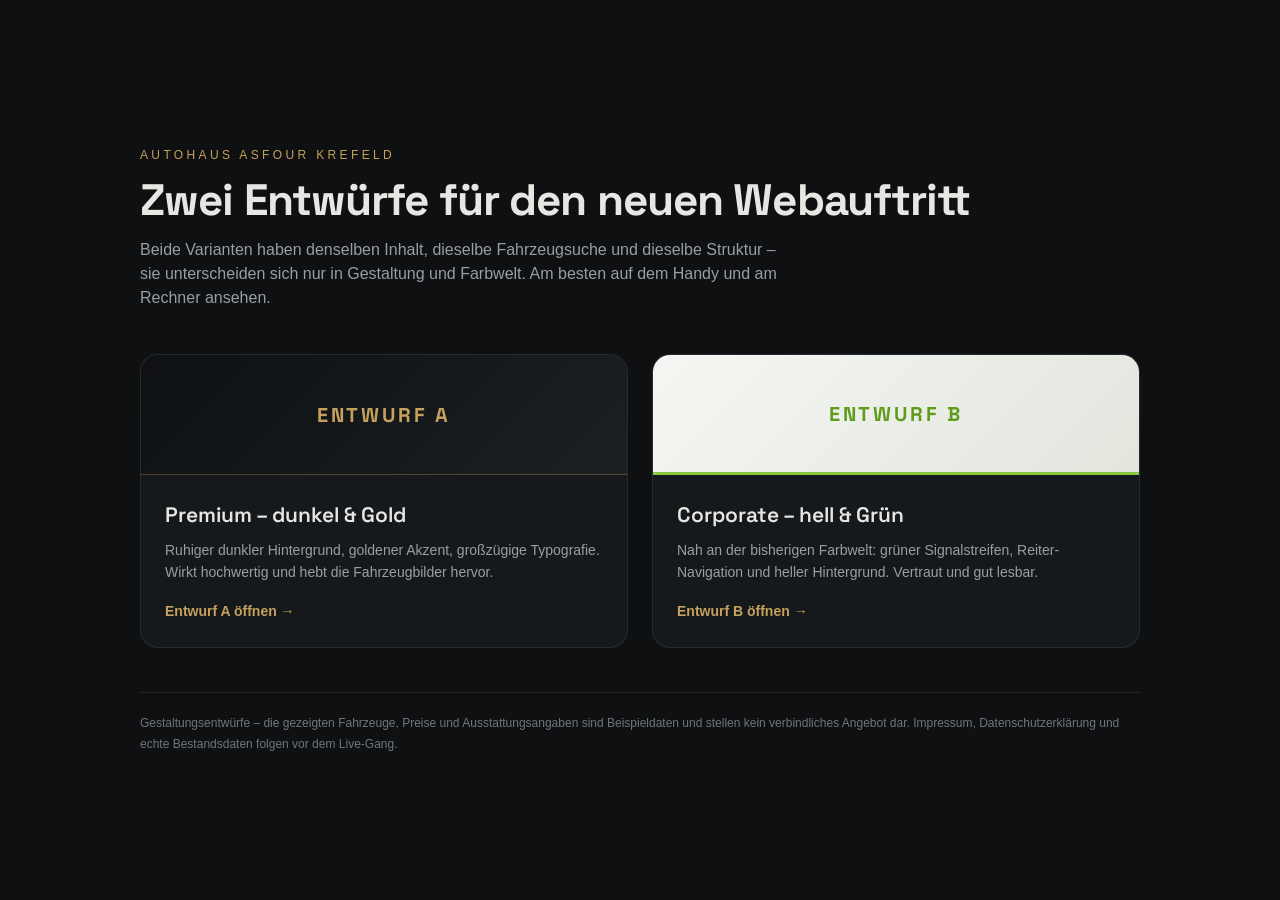
<file: index.html>
<!DOCTYPE html>
<html lang="de">
<head>
<meta charset="utf-8">
<meta name="viewport" content="width=device-width, initial-scale=1">
<title>Autohaus Asfour Krefeld – Website-Entwürfe</title>
<meta name="robots" content="noindex, nofollow">
<link rel="preconnect" href="https://fonts.googleapis.com">
<link rel="preconnect" href="https://fonts.gstatic.com" crossorigin>
<link href="https://fonts.googleapis.com/css2?family=Space+Grotesk:wght@400;500;600;700&display=swap" rel="stylesheet">
<style>
  *{box-sizing:border-box;margin:0;padding:0}
  body{font-family:'Helvetica Neue',Helvetica,Arial,sans-serif;background:#0e1012;color:#e8e6e2;
       -webkit-font-smoothing:antialiased;line-height:1.5;min-height:100vh;
       display:flex;align-items:center;justify-content:center;padding:clamp(24px,6vw,64px)}
  .wrap{max-width:1000px;width:100%}
  h1{font-family:'Space Grotesk',sans-serif;font-size:clamp(28px,5vw,44px);font-weight:700;
     letter-spacing:-.02em;line-height:1.1;margin-bottom:14px;text-wrap:balance}
  .eyebrow{font-size:12px;letter-spacing:.28em;text-transform:uppercase;color:#c6a15b;margin-bottom:12px}
  .intro{color:#9a9ea3;max-width:640px;margin-bottom:44px;text-wrap:pretty}
  .grid{display:grid;grid-template-columns:repeat(auto-fit,minmax(280px,1fr));gap:24px}
  .card{display:block;background:#16191c;border:1px solid rgba(255,255,255,.08);border-radius:18px;
        overflow:hidden;color:inherit;text-decoration:none;transition:transform .25s ease,border-color .25s ease}
  .card:hover{transform:translateY(-6px);border-color:rgba(198,161,91,.5)}
  .swatch{height:120px;display:flex;align-items:center;justify-content:center;
          font-family:'Space Grotesk',sans-serif;font-weight:700;letter-spacing:.14em;font-size:20px}
  .swatch--a{background:linear-gradient(135deg,#0e1012,#1c2024);color:#c6a15b;border-bottom:1px solid rgba(198,161,91,.35)}
  .swatch--b{background:linear-gradient(135deg,#f5f6f3,#e2e6dd);color:#5f9c1c;border-bottom:3px solid #8cc63f}
  .card div.body{padding:24px}
  .card h2{font-family:'Space Grotesk',sans-serif;font-size:21px;font-weight:600;margin-bottom:8px}
  .card p{font-size:14px;color:#9a9ea3;line-height:1.6;text-wrap:pretty}
  .card span{display:inline-block;margin-top:18px;color:#c6a15b;font-size:14px;font-weight:600}
  footer{margin-top:44px;font-size:12px;color:#71757a;line-height:1.7;
         border-top:1px solid rgba(255,255,255,.08);padding-top:20px}
  @media (prefers-reduced-motion:reduce){*{transition:none!important}}
</style>
</head>
<body>
<div class="wrap">
  <p class="eyebrow">Autohaus Asfour Krefeld</p>
  <h1>Zwei Entwürfe für den neuen Webauftritt</h1>
  <p class="intro">Beide Varianten haben denselben Inhalt, dieselbe Fahrzeugsuche und dieselbe Struktur – sie unterscheiden sich nur in Gestaltung und Farbwelt. Am besten auf dem Handy und am Rechner ansehen.</p>

  <div class="grid">
    <a class="card" href="premium.html">
      <div class="swatch swatch--a">ENTWURF A</div>
      <div class="body">
        <h2>Premium – dunkel &amp; Gold</h2>
        <p>Ruhiger dunkler Hintergrund, goldener Akzent, großzügige Typografie. Wirkt hochwertig und hebt die Fahrzeugbilder hervor.</p>
        <span>Entwurf A öffnen →</span>
      </div>
    </a>
    <a class="card" href="corporate.html">
      <div class="swatch swatch--b">ENTWURF B</div>
      <div class="body">
        <h2>Corporate – hell &amp; Grün</h2>
        <p>Nah an der bisherigen Farbwelt: grüner Signalstreifen, Reiter-Navigation und heller Hintergrund. Vertraut und gut lesbar.</p>
        <span>Entwurf B öffnen →</span>
      </div>
    </a>
  </div>

  <footer>
    Gestaltungsentwürfe – die gezeigten Fahrzeuge, Preise und Ausstattungsangaben sind Beispieldaten und stellen kein
    verbindliches Angebot dar. Impressum, Datenschutzerklärung und echte Bestandsdaten folgen vor dem Live-Gang.
  </footer>
</div>
</body>
</html>
</file>
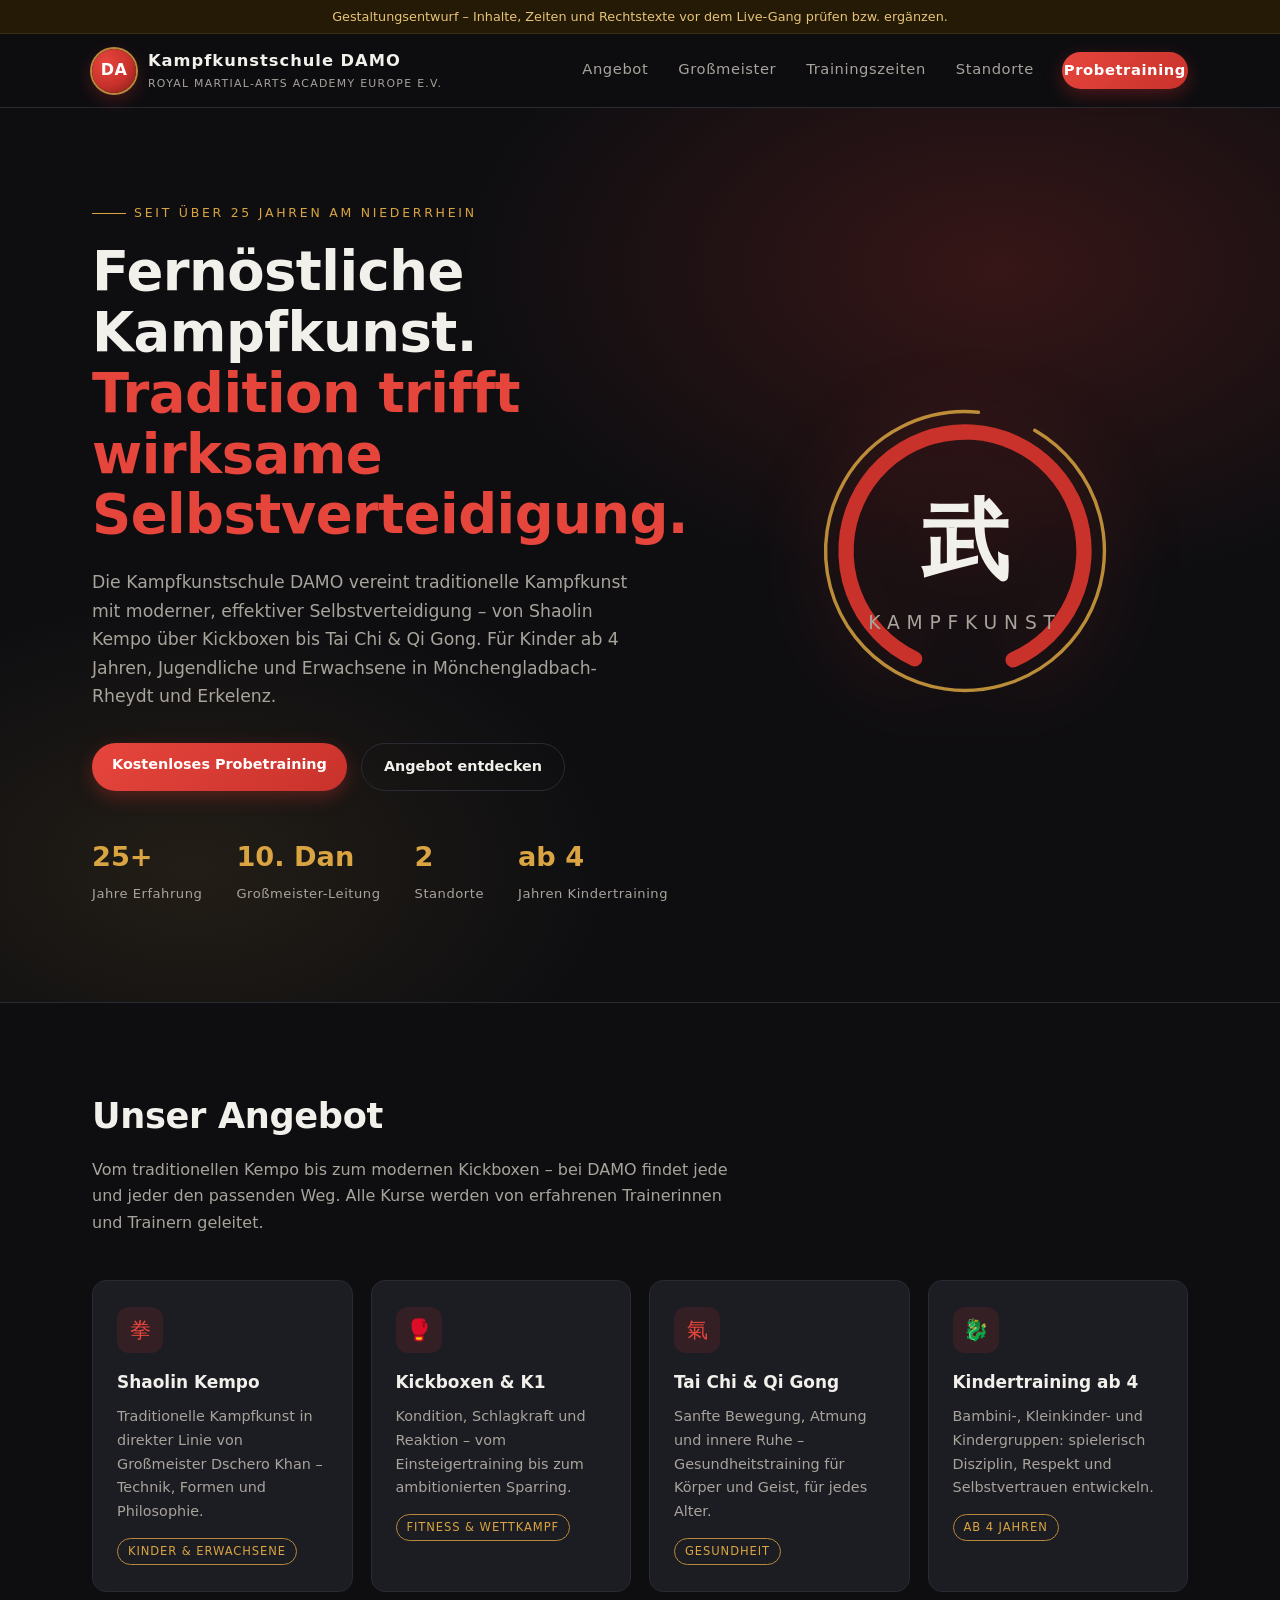
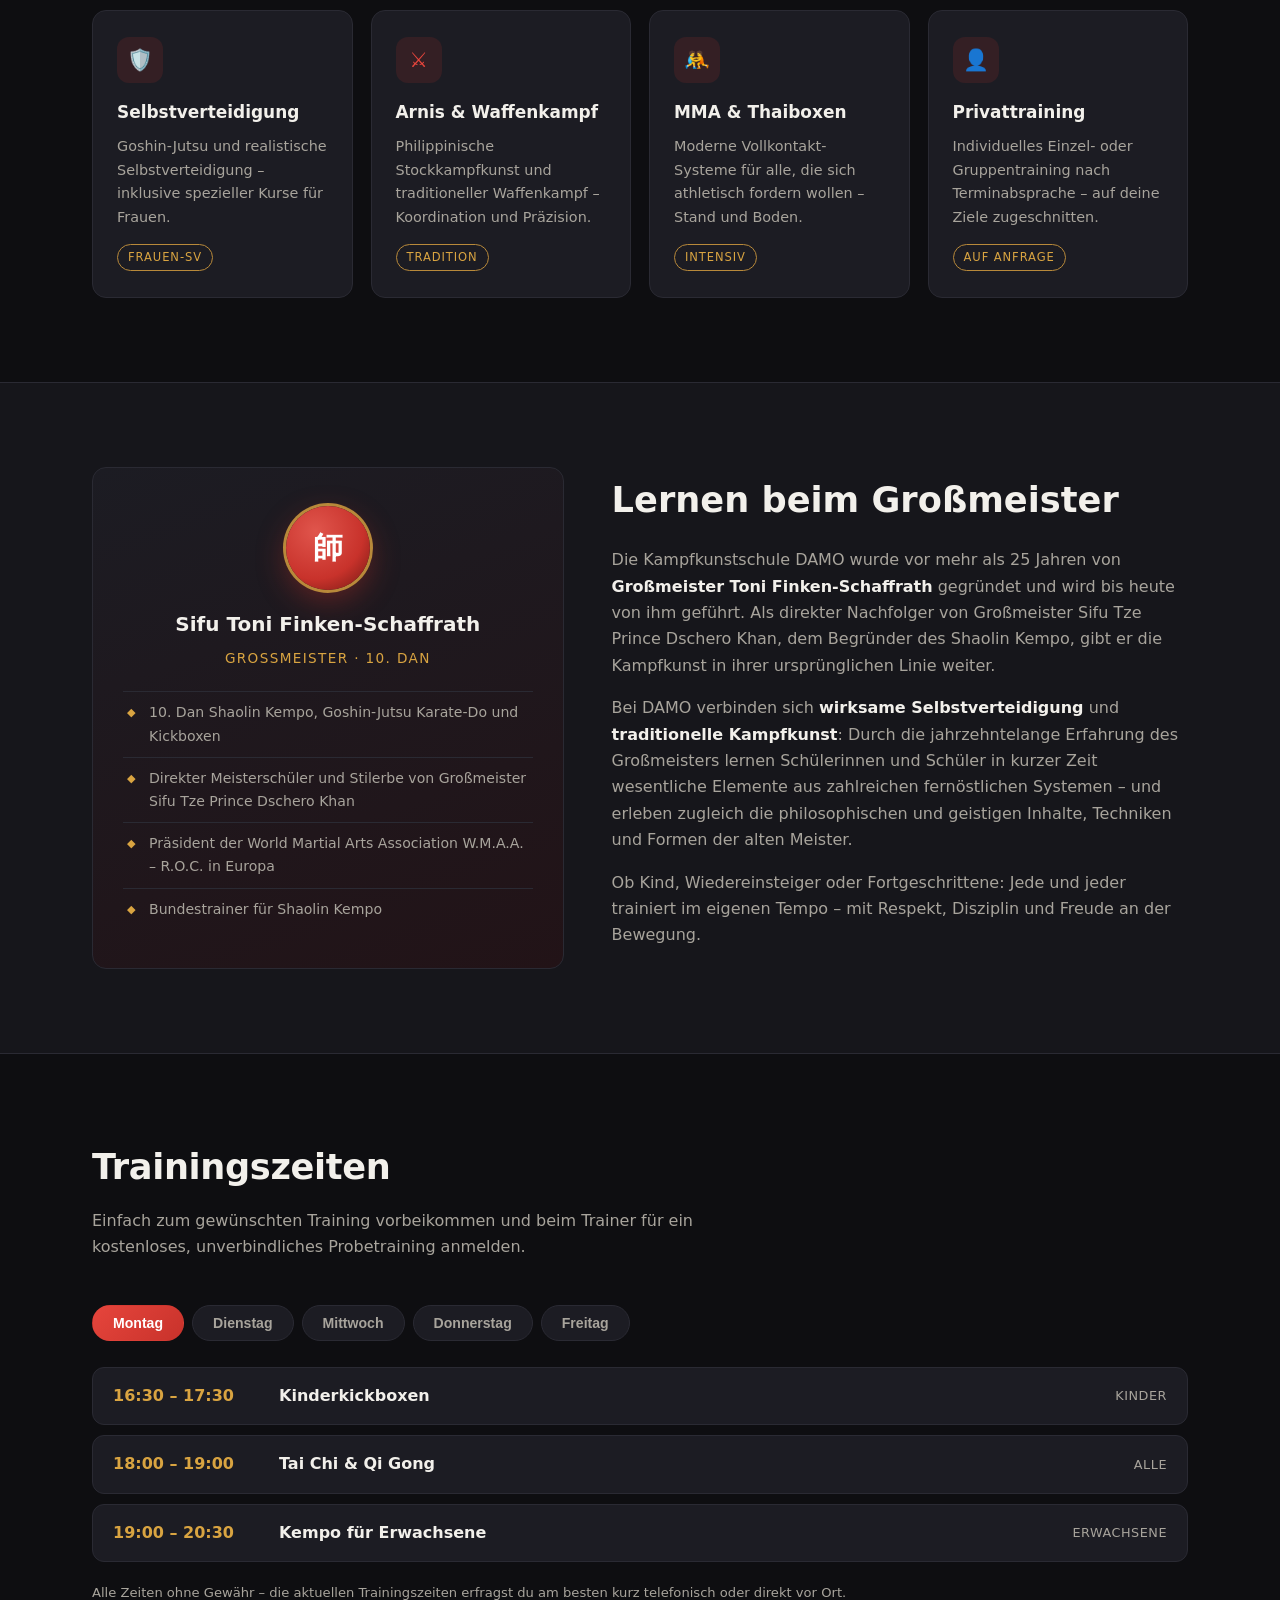
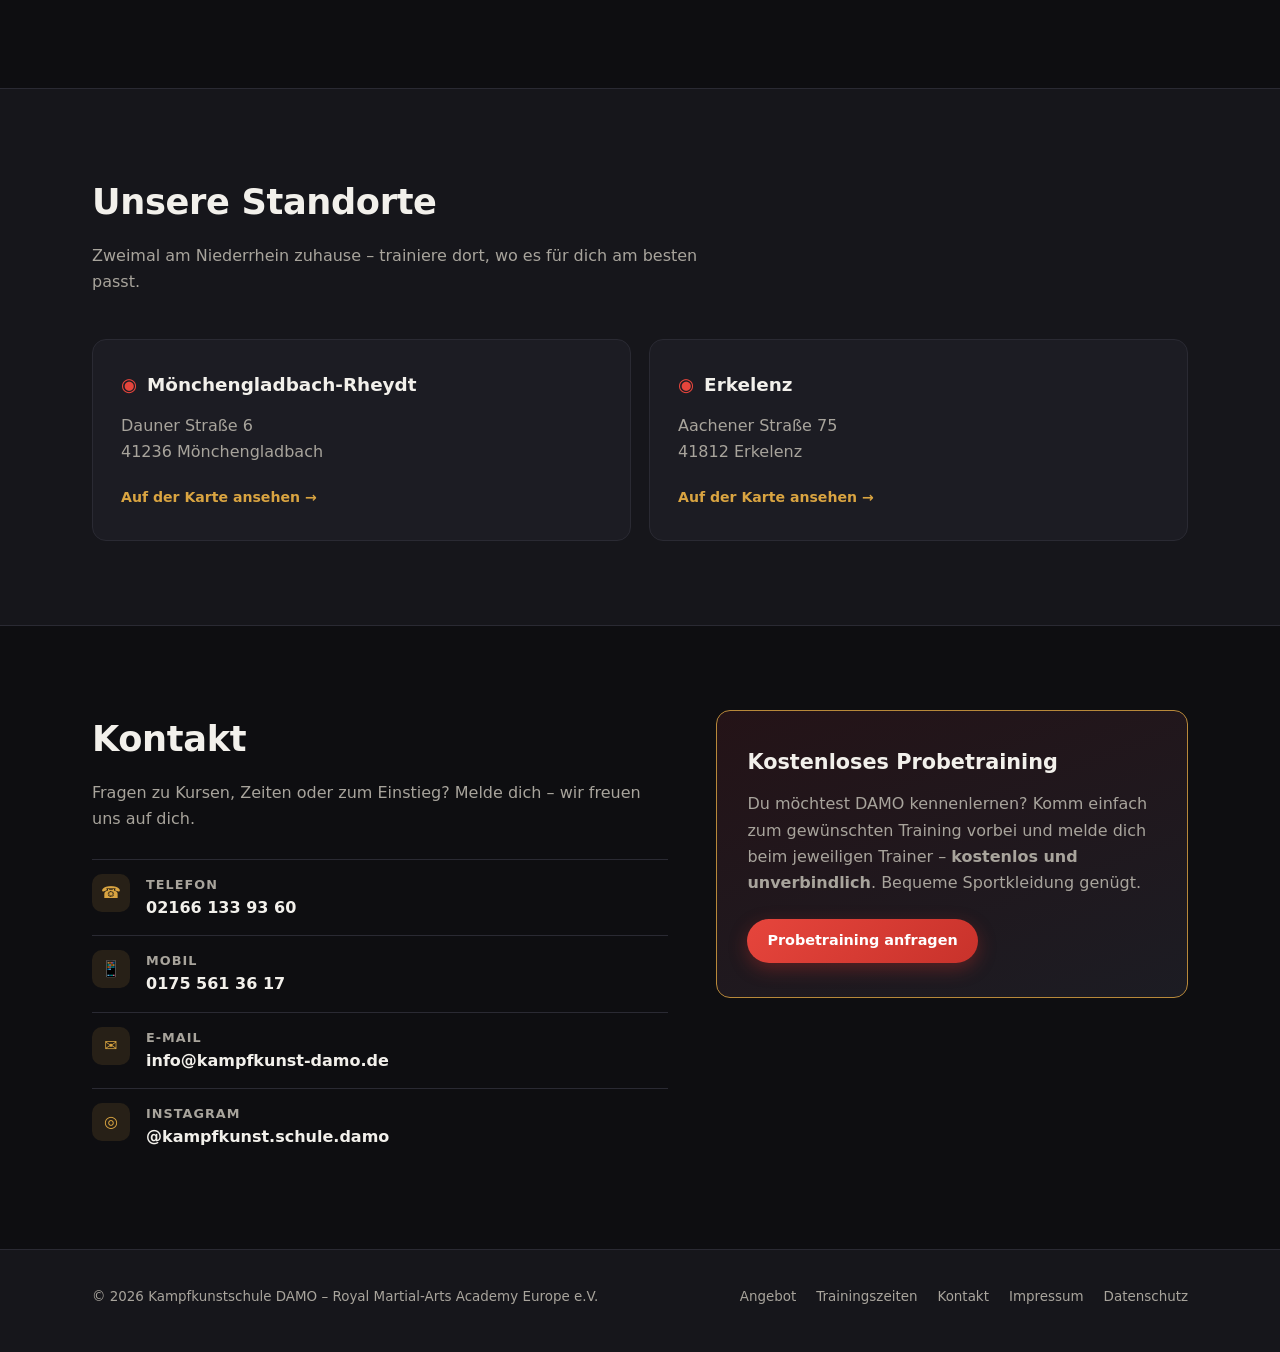
<file: kampfkunst-damo/index.html>
<!DOCTYPE html>
<html lang="de">
<head>
<meta charset="UTF-8">
<meta name="viewport" content="width=device-width, initial-scale=1.0">
<meta name="robots" content="noindex">
<meta name="description" content="Kampfkunstschule DAMO – Royal Martial-Arts Academy Europe e.V. Shaolin Kempo, Kickboxen, Tai Chi & Qi Gong, Kindertraining ab 4 Jahren in Mönchengladbach-Rheydt und Erkelenz.">
<title>Kampfkunstschule DAMO – Shaolin Kempo, Kickboxen &amp; Tai Chi in Mönchengladbach und Erkelenz</title>
<style>
:root {
  --bg: #0e0e11;
  --bg-soft: #16161b;
  --bg-card: #1c1c23;
  --line: #2a2a33;
  --text: #f2f0eb;
  --text-dim: #a8a49c;
  --red: #c8322b;
  --red-bright: #e6453c;
  --gold: #d9a441;
  --gold-soft: #b8893a;
  --radius: 14px;
  --maxw: 1140px;
}
* { margin: 0; padding: 0; box-sizing: border-box; }
html { scroll-behavior: smooth; scroll-padding-top: 84px; }
body {
  font-family: "Segoe UI", system-ui, -apple-system, "Helvetica Neue", Arial, sans-serif;
  background: var(--bg);
  color: var(--text);
  line-height: 1.65;
  -webkit-font-smoothing: antialiased;
}
img { max-width: 100%; display: block; }
a { color: var(--gold); text-decoration: none; }
a:hover { color: var(--red-bright); }
.wrap { max-width: var(--maxw); margin: 0 auto; padding: 0 22px; }

/* ---------- Entwurfsbanner ---------- */
.draft-note {
  background: #241a06;
  color: #e5c477;
  font-size: .8rem;
  text-align: center;
  padding: 6px 16px;
  border-bottom: 1px solid #3a2c0d;
}

/* ---------- Header ---------- */
header {
  position: sticky;
  top: 0;
  z-index: 50;
  background: rgba(14,14,17,.92);
  backdrop-filter: blur(10px);
  border-bottom: 1px solid var(--line);
}
.nav {
  display: flex;
  align-items: center;
  justify-content: space-between;
  gap: 18px;
  padding: 14px 22px;
  max-width: var(--maxw);
  margin: 0 auto;
}
.brand { display: flex; align-items: center; gap: 12px; color: var(--text); }
.brand:hover { color: var(--text); }
.brand-mark {
  width: 44px; height: 44px; flex: none;
  border-radius: 50%;
  background: radial-gradient(circle at 32% 30%, var(--red-bright), var(--red) 55%, #7d1c17);
  display: grid; place-items: center;
  font-weight: 800; font-size: 1rem; letter-spacing: .02em;
  color: #fff;
  box-shadow: 0 0 0 2px var(--gold-soft), 0 6px 18px rgba(200,50,43,.35);
}
.brand-text b { display: block; font-size: 1.02rem; letter-spacing: .06em; }
.brand-text span { display: block; font-size: .68rem; color: var(--text-dim); letter-spacing: .12em; text-transform: uppercase; }
nav.menu { display: flex; gap: 26px; align-items: center; }
nav.menu a {
  color: var(--text-dim);
  font-size: .92rem;
  letter-spacing: .04em;
  padding: 6px 2px;
  border-bottom: 2px solid transparent;
}
nav.menu a:hover { color: var(--text); border-bottom-color: var(--gold); }
.cta {
  background: linear-gradient(135deg, var(--red-bright), var(--red));
  color: #fff !important;
  padding: 10px 20px;
  border-radius: 999px;
  font-weight: 600;
  font-size: .9rem;
  border-bottom: none !important;
  box-shadow: 0 6px 18px rgba(200,50,43,.35);
  transition: transform .15s ease, box-shadow .15s ease;
}
.cta:hover { transform: translateY(-1px); box-shadow: 0 9px 22px rgba(200,50,43,.5); }
.burger {
  display: none;
  background: none; border: 1px solid var(--line); border-radius: 10px;
  color: var(--text); font-size: 1.3rem; line-height: 1;
  padding: 8px 12px; cursor: pointer;
}

/* ---------- Hero ---------- */
.hero {
  position: relative;
  overflow: hidden;
  background:
    radial-gradient(ellipse 70% 60% at 78% 18%, rgba(200,50,43,.22), transparent 60%),
    radial-gradient(ellipse 55% 50% at 15% 85%, rgba(217,164,65,.10), transparent 60%),
    var(--bg);
  border-bottom: 1px solid var(--line);
}
.hero-inner {
  display: grid;
  grid-template-columns: 1.15fr .85fr;
  gap: 48px;
  align-items: center;
  padding: 88px 22px 96px;
  max-width: var(--maxw);
  margin: 0 auto;
}
.kicker {
  display: inline-flex;
  align-items: center;
  gap: 8px;
  font-size: .78rem;
  letter-spacing: .22em;
  text-transform: uppercase;
  color: var(--gold);
  margin-bottom: 18px;
}
.kicker::before { content: ""; width: 34px; height: 1px; background: var(--gold); }
.hero h1 {
  font-size: clamp(2.1rem, 4.6vw, 3.4rem);
  line-height: 1.12;
  font-weight: 800;
  letter-spacing: -.01em;
}
.hero h1 em { font-style: normal; color: var(--red-bright); }
.hero p.lead {
  margin: 22px 0 32px;
  color: var(--text-dim);
  font-size: 1.08rem;
  max-width: 34rem;
}
.hero-actions { display: flex; gap: 14px; flex-wrap: wrap; }
.btn-ghost {
  border: 1px solid var(--line);
  color: var(--text);
  padding: 11px 22px;
  border-radius: 999px;
  font-size: .9rem;
  font-weight: 600;
  transition: border-color .15s ease;
}
.btn-ghost:hover { border-color: var(--gold); color: var(--text); }
.hero-stats {
  display: flex;
  gap: 34px;
  margin-top: 44px;
  flex-wrap: wrap;
}
.stat b { display: block; font-size: 1.7rem; color: var(--gold); font-weight: 800; }
.stat span { font-size: .82rem; color: var(--text-dim); letter-spacing: .04em; }
.hero-visual { display: grid; place-items: center; }
.enso { width: min(340px, 80%); filter: drop-shadow(0 12px 40px rgba(200,50,43,.35)); }

/* ---------- Sektionen ---------- */
section { padding: 84px 0; }
section.alt { background: var(--bg-soft); border-top: 1px solid var(--line); border-bottom: 1px solid var(--line); }
.sec-head { max-width: 640px; margin-bottom: 44px; }
.sec-head h2 { font-size: clamp(1.6rem, 3vw, 2.2rem); font-weight: 800; letter-spacing: -.01em; }
.sec-head p { color: var(--text-dim); margin-top: 12px; }

/* ---------- Angebote ---------- */
.grid-cards {
  display: grid;
  grid-template-columns: repeat(auto-fit, minmax(250px, 1fr));
  gap: 18px;
}
.card {
  background: var(--bg-card);
  border: 1px solid var(--line);
  border-radius: var(--radius);
  padding: 26px 24px;
  transition: transform .18s ease, border-color .18s ease;
}
.card:hover { transform: translateY(-4px); border-color: var(--gold-soft); }
.card .icon {
  width: 46px; height: 46px;
  border-radius: 12px;
  display: grid; place-items: center;
  background: rgba(200,50,43,.14);
  color: var(--red-bright);
  font-size: 1.3rem;
  margin-bottom: 16px;
}
.card h3 { font-size: 1.06rem; margin-bottom: 8px; }
.card p { font-size: .9rem; color: var(--text-dim); }
.card .tag {
  display: inline-block;
  margin-top: 14px;
  font-size: .72rem;
  letter-spacing: .08em;
  text-transform: uppercase;
  color: var(--gold);
  border: 1px solid var(--gold-soft);
  border-radius: 999px;
  padding: 3px 10px;
}

/* ---------- Großmeister ---------- */
.master {
  display: grid;
  grid-template-columns: .9fr 1.1fr;
  gap: 48px;
  align-items: center;
}
.master-visual {
  background: linear-gradient(160deg, var(--bg-card), #221317);
  border: 1px solid var(--line);
  border-radius: var(--radius);
  padding: 38px 30px;
  text-align: center;
}
.master-visual .belt {
  width: 84px; height: 84px; margin: 0 auto 18px;
  border-radius: 50%;
  background: radial-gradient(circle at 35% 30%, #e0554c, var(--red) 60%, #6f1712);
  box-shadow: 0 0 0 3px var(--gold-soft), 0 10px 30px rgba(200,50,43,.4);
  display: grid; place-items: center;
  font-size: 1.9rem; font-weight: 800; color: #fff;
}
.master-visual h3 { font-size: 1.25rem; }
.master-visual .role { color: var(--gold); font-size: .85rem; letter-spacing: .1em; text-transform: uppercase; margin-top: 6px; }
.master-visual ul { list-style: none; margin-top: 22px; text-align: left; }
.master-visual li {
  font-size: .88rem; color: var(--text-dim);
  padding: 9px 0 9px 26px;
  border-top: 1px solid var(--line);
  position: relative;
}
.master-visual li::before { content: "◆"; position: absolute; left: 4px; color: var(--gold); font-size: .7rem; top: 12px; }
.master-copy h2 { font-size: clamp(1.6rem, 3vw, 2.2rem); font-weight: 800; margin-bottom: 18px; }
.master-copy p { color: var(--text-dim); margin-bottom: 16px; }
.master-copy strong { color: var(--text); }

/* ---------- Trainingszeiten ---------- */
.day-tabs { display: flex; gap: 8px; flex-wrap: wrap; margin-bottom: 26px; }
.day-tabs button {
  background: var(--bg-card);
  border: 1px solid var(--line);
  color: var(--text-dim);
  padding: 9px 20px;
  border-radius: 999px;
  font-size: .88rem;
  font-weight: 600;
  cursor: pointer;
  transition: all .15s ease;
}
.day-tabs button:hover { border-color: var(--gold-soft); color: var(--text); }
.day-tabs button.active {
  background: linear-gradient(135deg, var(--red-bright), var(--red));
  border-color: transparent;
  color: #fff;
}
.schedule { display: none; }
.schedule.active { display: block; }
.slot {
  display: grid;
  grid-template-columns: 150px 1fr auto;
  gap: 16px;
  align-items: center;
  background: var(--bg-card);
  border: 1px solid var(--line);
  border-radius: 12px;
  padding: 15px 20px;
  margin-bottom: 10px;
}
.slot .time { font-weight: 700; color: var(--gold); font-variant-numeric: tabular-nums; }
.slot .course { font-weight: 600; }
.slot .who { font-size: .8rem; color: var(--text-dim); letter-spacing: .04em; text-transform: uppercase; }
.schedule-note { font-size: .82rem; color: var(--text-dim); margin-top: 20px; }

/* ---------- Standorte ---------- */
.locations { display: grid; grid-template-columns: 1fr 1fr; gap: 18px; }
.loc {
  background: var(--bg-card);
  border: 1px solid var(--line);
  border-radius: var(--radius);
  padding: 30px 28px;
}
.loc h3 { font-size: 1.15rem; display: flex; align-items: center; gap: 10px; }
.loc h3 .pin { color: var(--red-bright); }
.loc address { font-style: normal; color: var(--text-dim); margin: 12px 0 18px; }
.loc .maplink { font-size: .88rem; font-weight: 600; }

/* ---------- Kontakt ---------- */
.contact-grid { display: grid; grid-template-columns: 1.1fr .9fr; gap: 48px; align-items: start; }
.contact-list { list-style: none; margin-top: 26px; }
.contact-list li {
  display: flex; gap: 16px; align-items: flex-start;
  padding: 14px 0;
  border-top: 1px solid var(--line);
}
.contact-list .ico {
  width: 38px; height: 38px; flex: none;
  border-radius: 10px;
  background: rgba(217,164,65,.12);
  color: var(--gold);
  display: grid; place-items: center;
}
.contact-list b { display: block; font-size: .8rem; letter-spacing: .08em; text-transform: uppercase; color: var(--text-dim); }
.contact-list a, .contact-list span.val { font-size: 1rem; color: var(--text); font-weight: 600; }
.contact-list a:hover { color: var(--gold); }
.probe {
  background: linear-gradient(160deg, #241317, var(--bg-card));
  border: 1px solid var(--gold-soft);
  border-radius: var(--radius);
  padding: 34px 30px;
}
.probe h3 { font-size: 1.3rem; margin-bottom: 12px; }
.probe p { color: var(--text-dim); margin-bottom: 22px; }
.probe .cta { display: inline-block; }

/* ---------- Footer ---------- */
footer {
  border-top: 1px solid var(--line);
  padding: 36px 0 44px;
  background: var(--bg-soft);
}
.foot {
  display: flex;
  justify-content: space-between;
  gap: 20px;
  flex-wrap: wrap;
  align-items: center;
  color: var(--text-dim);
  font-size: .84rem;
}
.foot nav { display: flex; gap: 20px; flex-wrap: wrap; }
.foot a { color: var(--text-dim); }
.foot a:hover { color: var(--gold); }

/* ---------- Responsive ---------- */
@media (max-width: 920px) {
  .hero-inner { grid-template-columns: 1fr; padding: 60px 22px 70px; }
  .hero-visual { order: -1; }
  .enso { width: 180px; }
  .master, .contact-grid { grid-template-columns: 1fr; gap: 32px; }
  .locations { grid-template-columns: 1fr; }
}
@media (max-width: 760px) {
  nav.menu {
    position: absolute;
    top: 100%; left: 0; right: 0;
    flex-direction: column;
    align-items: stretch;
    gap: 0;
    background: var(--bg-soft);
    border-bottom: 1px solid var(--line);
    display: none;
    padding: 10px 22px 18px;
  }
  nav.menu.open { display: flex; }
  nav.menu a { padding: 12px 4px; border-bottom: 1px solid var(--line); }
  nav.menu a.cta { margin-top: 14px; text-align: center; border-bottom: none !important; }
  .burger { display: block; }
  .slot { grid-template-columns: 1fr; gap: 4px; }
  section { padding: 60px 0; }
}
</style>
</head>
<body>

<div class="draft-note">Gestaltungsentwurf – Inhalte, Zeiten und Rechtstexte vor dem Live-Gang prüfen bzw. ergänzen.</div>

<header>
  <div class="nav">
    <a class="brand" href="#top">
      <span class="brand-mark">DA</span>
      <span class="brand-text">
        <b>Kampfkunstschule DAMO</b>
        <span>Royal Martial-Arts Academy Europe e.V.</span>
      </span>
    </a>
    <button class="burger" aria-label="Menü öffnen" aria-expanded="false" onclick="toggleMenu(this)">☰</button>
    <nav class="menu" id="menu">
      <a href="#angebot">Angebot</a>
      <a href="#grossmeister">Großmeister</a>
      <a href="#zeiten">Trainingszeiten</a>
      <a href="#standorte">Standorte</a>
      <a href="#kontakt" class="cta">Probetraining</a>
    </nav>
  </div>
</header>

<main id="top">

  <!-- Hero -->
  <div class="hero">
    <div class="hero-inner">
      <div>
        <span class="kicker">Seit über 25 Jahren am Niederrhein</span>
        <h1>Fernöstliche Kampfkunst.<br><em>Tradition trifft wirksame Selbstverteidigung.</em></h1>
        <p class="lead">
          Die Kampfkunstschule DAMO vereint traditionelle Kampfkunst mit moderner, effektiver
          Selbstverteidigung – von Shaolin Kempo über Kickboxen bis Tai Chi &amp; Qi Gong.
          Für Kinder ab 4 Jahren, Jugendliche und Erwachsene in Mönchengladbach-Rheydt und Erkelenz.
        </p>
        <div class="hero-actions">
          <a class="cta" href="#kontakt">Kostenloses Probetraining</a>
          <a class="btn-ghost" href="#angebot">Angebot entdecken</a>
        </div>
        <div class="hero-stats">
          <div class="stat"><b>25+</b><span>Jahre Erfahrung</span></div>
          <div class="stat"><b>10. Dan</b><span>Großmeister-Leitung</span></div>
          <div class="stat"><b>2</b><span>Standorte</span></div>
          <div class="stat"><b>ab 4</b><span>Jahren Kindertraining</span></div>
        </div>
      </div>
      <div class="hero-visual" aria-hidden="true">
        <!-- Ensō-Kreis mit Schriftzeichen-Anmutung -->
        <svg class="enso" viewBox="0 0 200 200" fill="none">
          <circle cx="100" cy="100" r="82" stroke="#d9a441" stroke-width="2" stroke-dasharray="480 60" stroke-linecap="round" transform="rotate(-60 100 100)" opacity=".85"/>
          <circle cx="100" cy="100" r="70" stroke="#c8322b" stroke-width="9" stroke-dasharray="380 70" stroke-linecap="round" transform="rotate(115 100 100)"/>
          <text x="100" y="112" text-anchor="middle" font-size="52" font-weight="800" fill="#f2f0eb" font-family="'Segoe UI',system-ui,sans-serif">武</text>
          <text x="100" y="146" text-anchor="middle" font-size="11" letter-spacing="4" fill="#a8a49c" font-family="'Segoe UI',system-ui,sans-serif">KAMPFKUNST</text>
        </svg>
      </div>
    </div>
  </div>

  <!-- Angebot -->
  <section id="angebot">
    <div class="wrap">
      <div class="sec-head">
        <h2>Unser Angebot</h2>
        <p>Vom traditionellen Kempo bis zum modernen Kickboxen – bei DAMO findet jede und jeder den passenden Weg. Alle Kurse werden von erfahrenen Trainerinnen und Trainern geleitet.</p>
      </div>
      <div class="grid-cards">
        <div class="card">
          <div class="icon">拳</div>
          <h3>Shaolin Kempo</h3>
          <p>Traditionelle Kampfkunst in direkter Linie von Großmeister Dschero Khan – Technik, Formen und Philosophie.</p>
          <span class="tag">Kinder &amp; Erwachsene</span>
        </div>
        <div class="card">
          <div class="icon">🥊</div>
          <h3>Kickboxen &amp; K1</h3>
          <p>Kondition, Schlagkraft und Reaktion – vom Einsteigertraining bis zum ambitionierten Sparring.</p>
          <span class="tag">Fitness &amp; Wettkampf</span>
        </div>
        <div class="card">
          <div class="icon">氣</div>
          <h3>Tai Chi &amp; Qi Gong</h3>
          <p>Sanfte Bewegung, Atmung und innere Ruhe – Gesundheitstraining für Körper und Geist, für jedes Alter.</p>
          <span class="tag">Gesundheit</span>
        </div>
        <div class="card">
          <div class="icon">🐉</div>
          <h3>Kindertraining ab 4</h3>
          <p>Bambini-, Kleinkinder- und Kindergruppen: spielerisch Disziplin, Respekt und Selbstvertrauen entwickeln.</p>
          <span class="tag">ab 4 Jahren</span>
        </div>
        <div class="card">
          <div class="icon">🛡️</div>
          <h3>Selbstverteidigung</h3>
          <p>Goshin-Jutsu und realistische Selbstverteidigung – inklusive spezieller Kurse für Frauen.</p>
          <span class="tag">Frauen-SV</span>
        </div>
        <div class="card">
          <div class="icon">⚔️</div>
          <h3>Arnis &amp; Waffenkampf</h3>
          <p>Philippinische Stockkampfkunst und traditioneller Waffenkampf – Koordination und Präzision.</p>
          <span class="tag">Tradition</span>
        </div>
        <div class="card">
          <div class="icon">🤼</div>
          <h3>MMA &amp; Thaiboxen</h3>
          <p>Moderne Vollkontakt-Systeme für alle, die sich athletisch fordern wollen – Stand und Boden.</p>
          <span class="tag">Intensiv</span>
        </div>
        <div class="card">
          <div class="icon">👤</div>
          <h3>Privattraining</h3>
          <p>Individuelles Einzel- oder Gruppentraining nach Terminabsprache – auf deine Ziele zugeschnitten.</p>
          <span class="tag">Auf Anfrage</span>
        </div>
      </div>
    </div>
  </section>

  <!-- Großmeister -->
  <section id="grossmeister" class="alt">
    <div class="wrap master">
      <div class="master-visual">
        <div class="belt">師</div>
        <h3>Sifu Toni Finken-Schaffrath</h3>
        <div class="role">Großmeister · 10. Dan</div>
        <ul>
          <li>10. Dan Shaolin Kempo, Goshin-Jutsu Karate-Do und Kickboxen</li>
          <li>Direkter Meisterschüler und Stilerbe von Großmeister Sifu Tze Prince Dschero Khan</li>
          <li>Präsident der World Martial Arts Association W.M.A.A. – R.O.C. in Europa</li>
          <li>Bundestrainer für Shaolin Kempo</li>
        </ul>
      </div>
      <div class="master-copy">
        <h2>Lernen beim Großmeister</h2>
        <p>
          Die Kampfkunstschule DAMO wurde vor mehr als 25 Jahren von <strong>Großmeister Toni
          Finken-Schaffrath</strong> gegründet und wird bis heute von ihm geführt. Als direkter
          Nachfolger von Großmeister Sifu Tze Prince Dschero Khan, dem Begründer des Shaolin Kempo,
          gibt er die Kampfkunst in ihrer ursprünglichen Linie weiter.
        </p>
        <p>
          Bei DAMO verbinden sich <strong>wirksame Selbstverteidigung</strong> und
          <strong>traditionelle Kampfkunst</strong>: Durch die jahrzehntelange Erfahrung des
          Großmeisters lernen Schülerinnen und Schüler in kurzer Zeit wesentliche Elemente aus
          zahlreichen fernöstlichen Systemen – und erleben zugleich die philosophischen und
          geistigen Inhalte, Techniken und Formen der alten Meister.
        </p>
        <p>
          Ob Kind, Wiedereinsteiger oder Fortgeschrittene: Jede und jeder trainiert im eigenen
          Tempo – mit Respekt, Disziplin und Freude an der Bewegung.
        </p>
      </div>
    </div>
  </section>

  <!-- Trainingszeiten -->
  <section id="zeiten">
    <div class="wrap">
      <div class="sec-head">
        <h2>Trainingszeiten</h2>
        <p>Einfach zum gewünschten Training vorbeikommen und beim Trainer für ein kostenloses, unverbindliches Probetraining anmelden.</p>
      </div>

      <div class="day-tabs" role="tablist">
        <button class="active" onclick="showDay(this,'mo')">Montag</button>
        <button onclick="showDay(this,'di')">Dienstag</button>
        <button onclick="showDay(this,'mi')">Mittwoch</button>
        <button onclick="showDay(this,'do')">Donnerstag</button>
        <button onclick="showDay(this,'fr')">Freitag</button>
      </div>

      <div class="schedule active" id="day-mo">
        <div class="slot"><span class="time">16:30 – 17:30</span><span class="course">Kinderkickboxen</span><span class="who">Kinder</span></div>
        <div class="slot"><span class="time">18:00 – 19:00</span><span class="course">Tai Chi &amp; Qi Gong</span><span class="who">Alle</span></div>
        <div class="slot"><span class="time">19:00 – 20:30</span><span class="course">Kempo für Erwachsene</span><span class="who">Erwachsene</span></div>
      </div>
      <div class="schedule" id="day-di">
        <div class="slot"><span class="time">16:30 – 17:30</span><span class="course">Kempo für Kleinkinder</span><span class="who">Kinder</span></div>
        <div class="slot"><span class="time">17:30 – 19:00</span><span class="course">Kindergruppe 1</span><span class="who">Kinder</span></div>
        <div class="slot"><span class="time">19:00 – 20:30</span><span class="course">Kickboxen für Erwachsene</span><span class="who">Erwachsene</span></div>
        <div class="slot"><span class="time">19:00 – 20:30</span><span class="course">Chan Shaolin Si</span><span class="who">Erwachsene</span></div>
        <div class="slot"><span class="time">ab 20:45</span><span class="course">MMA</span><span class="who">Erwachsene</span></div>
      </div>
      <div class="schedule" id="day-mi">
        <div class="slot"><span class="time">16:30 – 17:30</span><span class="course">Bambinigruppe</span><span class="who">ab 4 Jahren</span></div>
        <div class="slot"><span class="time">17:30 – 19:00</span><span class="course">Kindergruppe 2</span><span class="who">Kinder</span></div>
        <div class="slot"><span class="time">19:00 – 20:30</span><span class="course">Kempo für Erwachsene</span><span class="who">Erwachsene</span></div>
      </div>
      <div class="schedule" id="day-do">
        <div class="slot"><span class="time">ab 09:00</span><span class="course">Tai Chi &amp; Qi Gong</span><span class="who">Alle</span></div>
        <div class="slot"><span class="time">16:30 – 17:30</span><span class="course">Kleinkindergruppe</span><span class="who">Kinder</span></div>
        <div class="slot"><span class="time">16:30 – 17:30</span><span class="course">Kinderkickboxen</span><span class="who">Kinder</span></div>
        <div class="slot"><span class="time">17:30 – 19:00</span><span class="course">Kindergruppe 1</span><span class="who">Kinder</span></div>
        <div class="slot"><span class="time">ab 19:00</span><span class="course">Tai Chi &amp; Qi Gong</span><span class="who">Alle</span></div>
        <div class="slot"><span class="time">ab 20:15</span><span class="course">MMA</span><span class="who">Erwachsene</span></div>
      </div>
      <div class="schedule" id="day-fr">
        <div class="slot"><span class="time">16:30 – 17:30</span><span class="course">Bambinigruppe</span><span class="who">ab 4 Jahren</span></div>
        <div class="slot"><span class="time">17:30 – 19:00</span><span class="course">Kindergruppe 2</span><span class="who">Kinder</span></div>
        <div class="slot"><span class="time">19:00 – 20:30</span><span class="course">Chan Shaolin Si</span><span class="who">Erwachsene</span></div>
        <div class="slot"><span class="time">19:00 – 20:30</span><span class="course">Kickboxen</span><span class="who">Erwachsene</span></div>
      </div>

      <p class="schedule-note">Alle Zeiten ohne Gewähr – die aktuellen Trainingszeiten erfragst du am besten kurz telefonisch oder direkt vor Ort.</p>
    </div>
  </section>

  <!-- Standorte -->
  <section id="standorte" class="alt">
    <div class="wrap">
      <div class="sec-head">
        <h2>Unsere Standorte</h2>
        <p>Zweimal am Niederrhein zuhause – trainiere dort, wo es für dich am besten passt.</p>
      </div>
      <div class="locations">
        <div class="loc">
          <h3><span class="pin">◉</span> Mönchengladbach-Rheydt</h3>
          <address>Dauner Straße 6<br>41236 Mönchengladbach</address>
          <a class="maplink" href="https://www.openstreetmap.org/search?query=Dauner%20Stra%C3%9Fe%206%2C%2041236%20M%C3%B6nchengladbach" target="_blank" rel="noopener">Auf der Karte ansehen →</a>
        </div>
        <div class="loc">
          <h3><span class="pin">◉</span> Erkelenz</h3>
          <address>Aachener Straße 75<br>41812 Erkelenz</address>
          <a class="maplink" href="https://www.openstreetmap.org/search?query=Aachener%20Stra%C3%9Fe%2075%2C%2041812%20Erkelenz" target="_blank" rel="noopener">Auf der Karte ansehen →</a>
        </div>
      </div>
    </div>
  </section>

  <!-- Kontakt -->
  <section id="kontakt">
    <div class="wrap contact-grid">
      <div>
        <div class="sec-head" style="margin-bottom:0">
          <h2>Kontakt</h2>
          <p>Fragen zu Kursen, Zeiten oder zum Einstieg? Melde dich – wir freuen uns auf dich.</p>
        </div>
        <ul class="contact-list">
          <li>
            <span class="ico">☎</span>
            <span><b>Telefon</b><a href="tel:+4921661339360">02166 133 93 60</a></span>
          </li>
          <li>
            <span class="ico">📱</span>
            <span><b>Mobil</b><a href="tel:+491755613617">0175 561 36 17</a></span>
          </li>
          <li>
            <span class="ico">✉</span>
            <span><b>E-Mail</b><a href="mailto:info@kampfkunst-damo.de">info@kampfkunst-damo.de</a></span>
          </li>
          <li>
            <span class="ico">◎</span>
            <span><b>Instagram</b><a href="https://www.instagram.com/kampfkunst.schule.damo/" target="_blank" rel="noopener">@kampfkunst.schule.damo</a></span>
          </li>
        </ul>
      </div>
      <div class="probe">
        <h3>Kostenloses Probetraining</h3>
        <p>
          Du möchtest DAMO kennenlernen? Komm einfach zum gewünschten Training vorbei und melde
          dich beim jeweiligen Trainer – <strong>kostenlos und unverbindlich</strong>. Bequeme
          Sportkleidung genügt.
        </p>
        <a class="cta" href="mailto:info@kampfkunst-damo.de?subject=Probetraining">Probetraining anfragen</a>
      </div>
    </div>
  </section>

</main>

<footer>
  <div class="wrap foot">
    <div>© <span id="year"></span> Kampfkunstschule DAMO – Royal Martial-Arts Academy Europe e.V.</div>
    <nav>
      <a href="#angebot">Angebot</a>
      <a href="#zeiten">Trainingszeiten</a>
      <a href="#kontakt">Kontakt</a>
      <a href="#" title="Vor dem Live-Gang ergänzen">Impressum</a>
      <a href="#" title="Vor dem Live-Gang ergänzen">Datenschutz</a>
    </nav>
  </div>
</footer>

<script>
function toggleMenu(btn) {
  const menu = document.getElementById('menu');
  const open = menu.classList.toggle('open');
  btn.setAttribute('aria-expanded', open);
}
document.querySelectorAll('#menu a').forEach(a =>
  a.addEventListener('click', () => document.getElementById('menu').classList.remove('open'))
);
function showDay(btn, day) {
  document.querySelectorAll('.day-tabs button').forEach(b => b.classList.remove('active'));
  document.querySelectorAll('.schedule').forEach(s => s.classList.remove('active'));
  btn.classList.add('active');
  document.getElementById('day-' + day).classList.add('active');
}
document.getElementById('year').textContent = new Date().getFullYear();
</script>

</body>
</html>
</file>
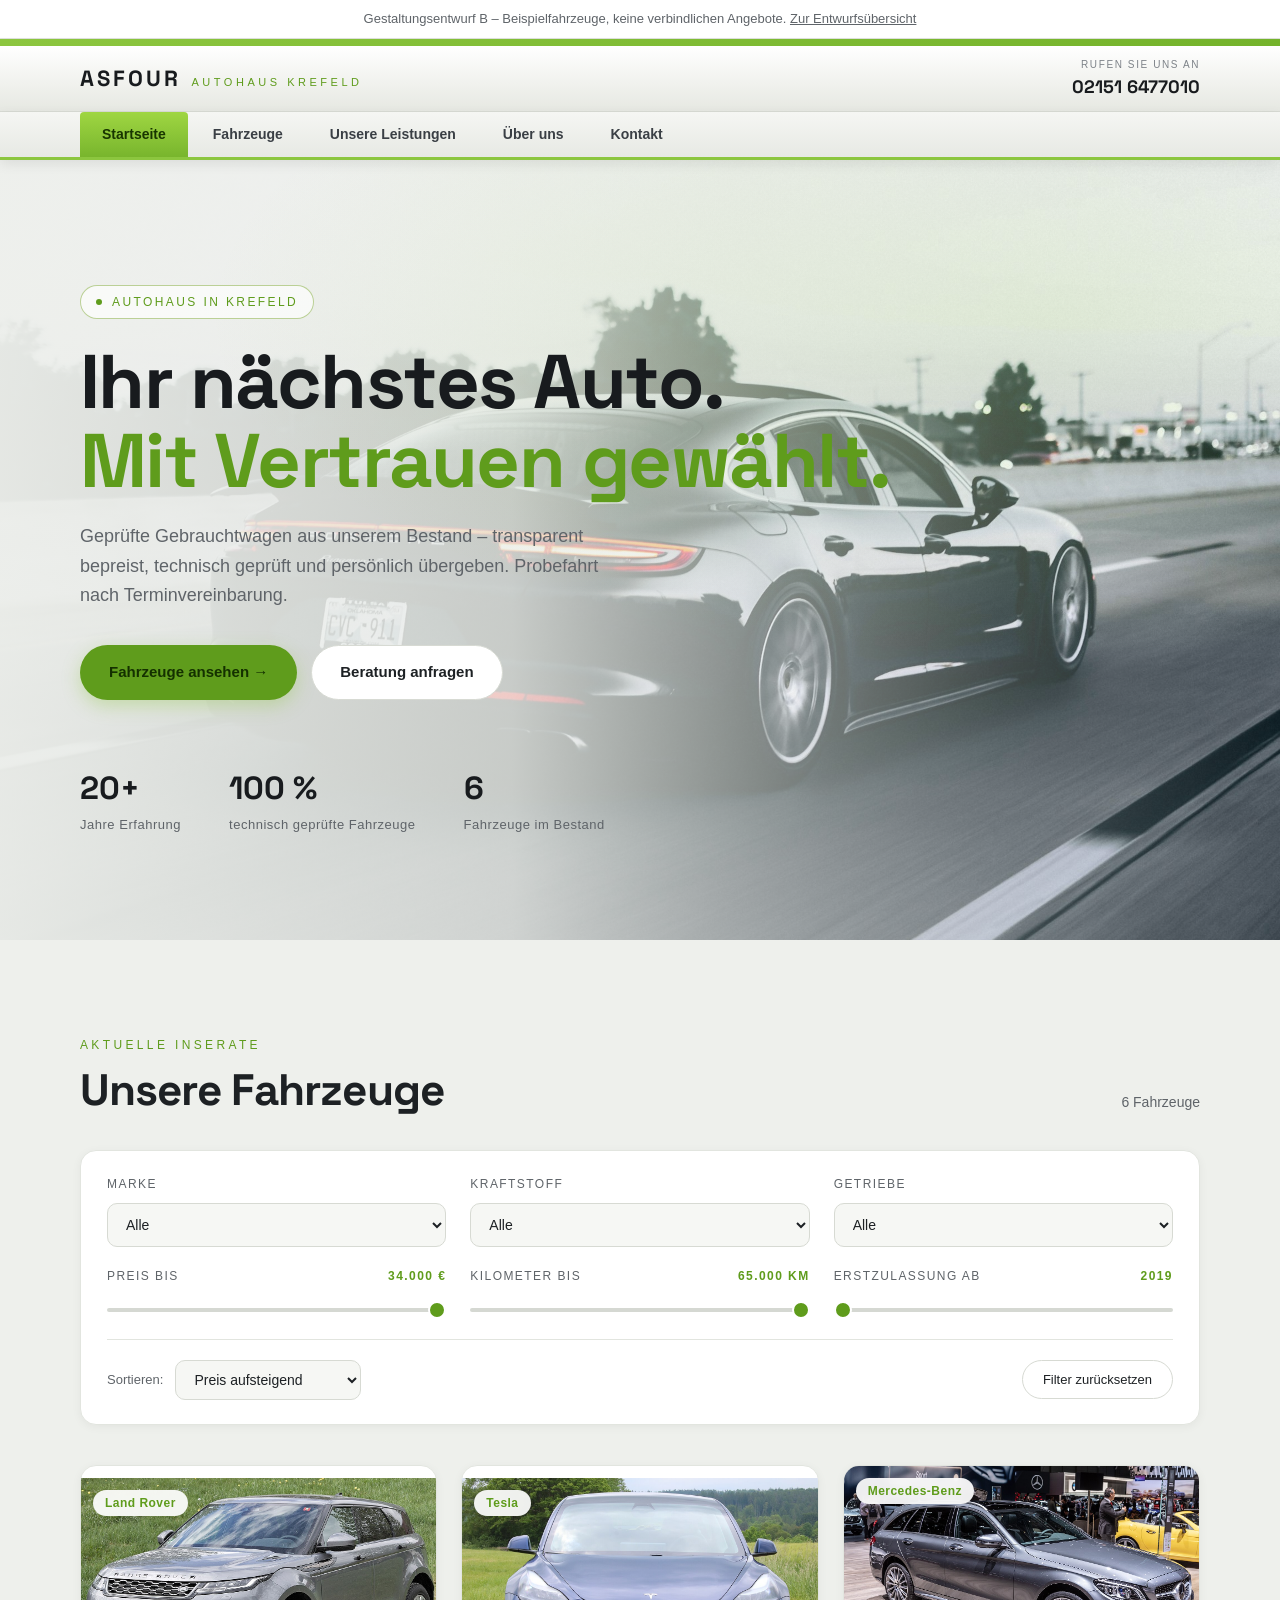
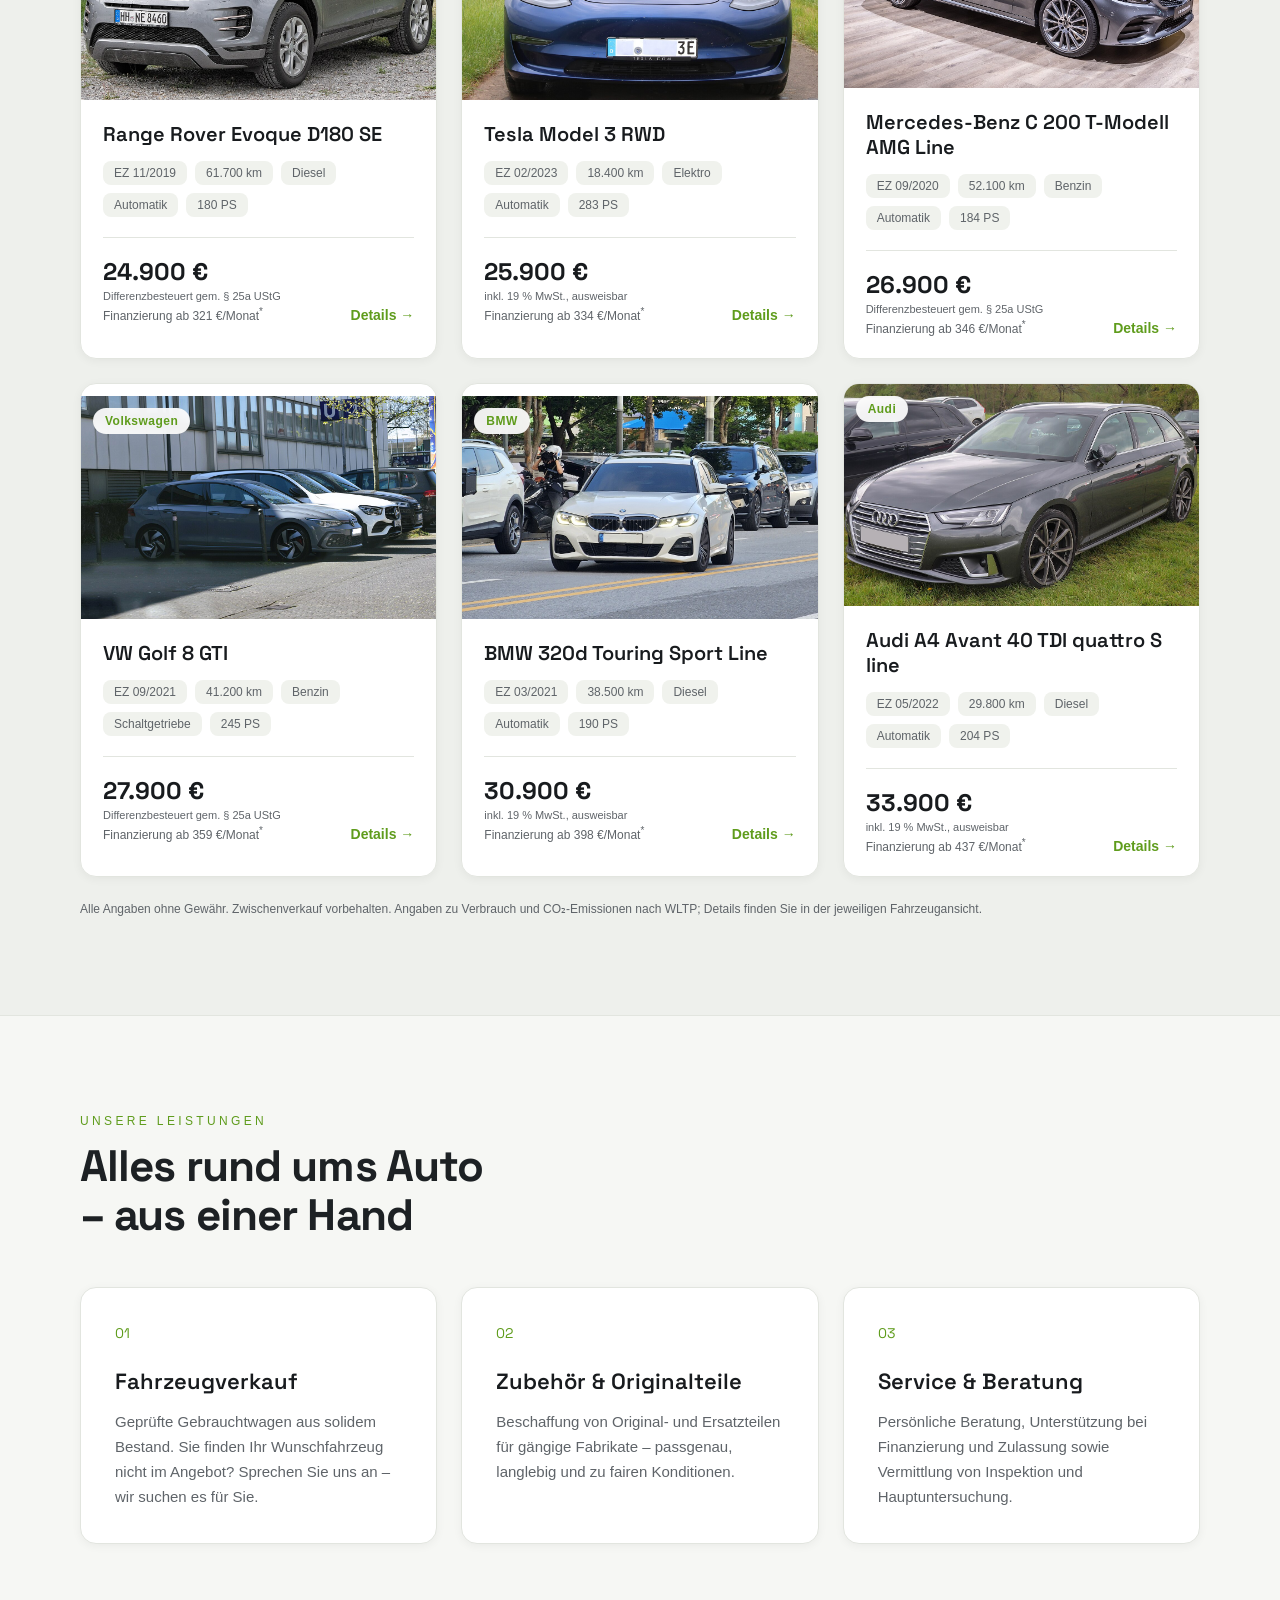
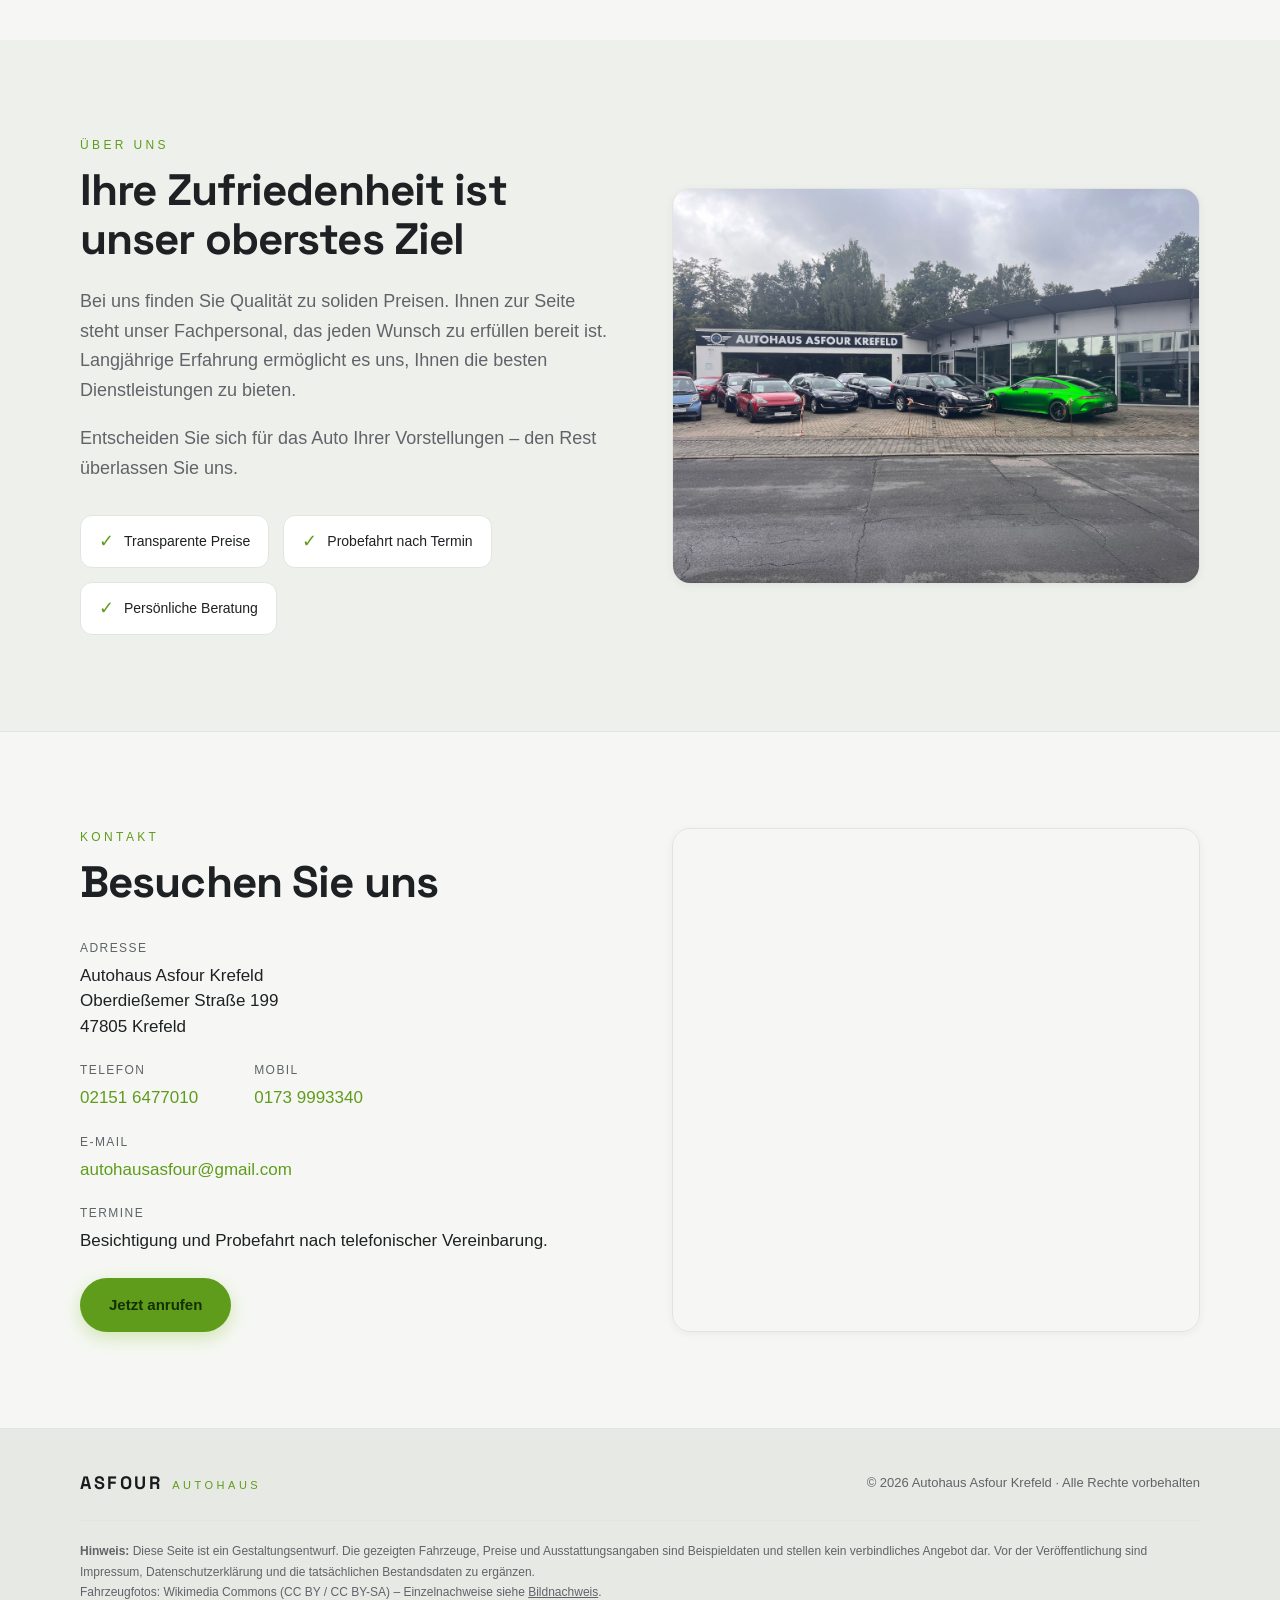
<file: corporate.html>
<!DOCTYPE html>
<html lang="de">
<head>
<meta charset="utf-8">
<meta name="viewport" content="width=device-width, initial-scale=1">
<title>Autohaus Asfour Krefeld – Entwurf B (Corporate)</title>
<meta name="description" content="Entwurf für den neuen Webauftritt des Autohauses Asfour in Krefeld: geprüfte Gebrauchtwagen, Zubehör und persönliche Beratung.">
<meta name="robots" content="noindex, nofollow">
<link rel="preconnect" href="https://fonts.googleapis.com">
<link rel="preconnect" href="https://fonts.gstatic.com" crossorigin>
<link href="https://fonts.googleapis.com/css2?family=Space+Grotesk:wght@400;500;600;700&display=swap" rel="stylesheet">
<link rel="stylesheet" href="assets/theme-corporate.css">
<link rel="stylesheet" href="assets/base.css">
</head>
<body>

<p class="preview-note">Gestaltungsentwurf B – Beispielfahrzeuge, keine verbindlichen Angebote. <a href="index.html">Zur Entwurfsübersicht</a></p>

<div class="topbar">
  <div class="topbar__stripe"></div>
  <div class="topbar__service">
    <div class="wrap">
      <a class="wordmark" href="#top"><b>ASFOUR</b><span>Autohaus Krefeld</span></a>
      <div class="topbar__phone">
        <small>Rufen Sie uns an</small>
        <a href="tel:+4921516477010">02151 6477010</a>
      </div>
      <button class="nav-toggle" type="button" aria-expanded="false" aria-label="Menü öffnen">☰</button>
    </div>
  </div>
  <header class="site-nav">
    <div class="wrap">
      <nav class="nav-links">
        <a class="is-active" href="#top">Startseite</a>
        <a href="#fahrzeuge">Fahrzeuge</a>
        <a href="#leistungen">Unsere Leistungen</a>
        <a href="#ueber">Über uns</a>
        <a href="#kontakt">Kontakt</a>
      </nav>
    </div>
  </header>
</div>

<section class="hero" id="top">
  <div class="wrap hero__inner">
    <p class="badge"><span class="dot"></span>Autohaus in Krefeld</p>
    <h1>Ihr nächstes Auto.<br><span style="color:var(--accent)">Mit Vertrauen gewählt.</span></h1>
    <p class="lead">Geprüfte Gebrauchtwagen aus unserem Bestand – transparent bepreist, technisch geprüft und persönlich übergeben. Probefahrt nach Terminvereinbarung.</p>
    <div class="hero__cta">
      <a class="btn btn--primary" href="#fahrzeuge">Fahrzeuge ansehen →</a>
      <a class="btn btn--ghost" href="#kontakt">Beratung anfragen</a>
    </div>
    <div class="stats">
      <div><b>20+</b><span>Jahre Erfahrung</span></div>
      <div><b>100 %</b><span>technisch geprüfte Fahrzeuge</span></div>
      <div><b id="total-cars">6</b><span>Fahrzeuge im Bestand</span></div>
    </div>
  </div>
</section>

<main>
<section class="section" id="fahrzeuge">
  <div class="wrap">
    <div style="display:flex;align-items:flex-end;justify-content:space-between;flex-wrap:wrap;gap:16px;margin-bottom:36px">
      <div>
        <p class="eyebrow">Aktuelle Inserate</p>
        <h2 class="h2">Unsere Fahrzeuge</h2>
      </div>
      <p class="lead" id="result-count" style="font-size:14px"></p>
    </div>

    <form class="filter" onsubmit="return false">
      <div>
        <label for="f-marke">Marke</label>
        <select id="f-marke"></select>
      </div>
      <div>
        <label for="f-kraftstoff">Kraftstoff</label>
        <select id="f-kraftstoff"></select>
      </div>
      <div>
        <label for="f-getriebe">Getriebe</label>
        <select id="f-getriebe"></select>
      </div>
      <div>
        <label for="f-preis">Preis bis <b id="l-preis"></b></label>
        <input type="range" id="f-preis">
      </div>
      <div>
        <label for="f-km">Kilometer bis <b id="l-km"></b></label>
        <input type="range" id="f-km">
      </div>
      <div>
        <label for="f-jahr">Erstzulassung ab <b id="l-jahr"></b></label>
        <input type="range" id="f-jahr">
      </div>
      <div class="filter__foot">
        <div>
          <span>Sortieren:</span>
          <label for="f-sort" style="position:absolute;left:-9999px">Sortierung</label>
          <select id="f-sort"></select>
        </div>
        <button class="btn-reset" type="button" id="f-reset">Filter zurücksetzen</button>
      </div>
    </form>

    <div class="cars" id="cars"></div>

    <div class="empty" id="empty" hidden>
      <strong>Keine Fahrzeuge gefunden</strong>
      <p>Passen Sie Ihre Filter an oder <a href="#" data-reset>setzen Sie sie zurück</a>.</p>
    </div>

    <p class="disclosure">Alle Angaben ohne Gewähr. Zwischenverkauf vorbehalten. Angaben zu Verbrauch und CO₂-Emissionen nach WLTP; Details finden Sie in der jeweiligen Fahrzeugansicht.</p>
  </div>
</section>

<section class="section band" id="leistungen">
  <div class="wrap">
    <p class="eyebrow">Unsere Leistungen</p>
    <h2 class="h2" style="max-width:640px;margin-bottom:48px">Alles rund ums Auto – aus einer Hand</h2>
    <div class="grid-3">
      <div class="panel">
        <p class="num">01</p>
        <h3>Fahrzeugverkauf</h3>
        <p>Geprüfte Gebrauchtwagen aus solidem Bestand. Sie finden Ihr Wunschfahrzeug nicht im Angebot? Sprechen Sie uns an – wir suchen es für Sie.</p>
      </div>
      <div class="panel">
        <p class="num">02</p>
        <h3>Zubehör &amp; Originalteile</h3>
        <p>Beschaffung von Original- und Ersatzteilen für gängige Fabrikate – passgenau, langlebig und zu fairen Konditionen.</p>
      </div>
      <div class="panel">
        <p class="num">03</p>
        <h3>Service &amp; Beratung</h3>
        <p>Persönliche Beratung, Unterstützung bei Finanzierung und Zulassung sowie Vermittlung von Inspektion und Hauptuntersuchung.</p>
      </div>
    </div>
  </div>
</section>

<section class="section" id="ueber">
  <div class="wrap grid-2">
    <div>
      <p class="eyebrow">Über uns</p>
      <h2 class="h2" style="margin-bottom:24px">Ihre Zufriedenheit ist unser oberstes Ziel</h2>
      <p class="lead" style="margin-bottom:18px">Bei uns finden Sie Qualität zu soliden Preisen. Ihnen zur Seite steht unser Fachpersonal, das jeden Wunsch zu erfüllen bereit ist. Langjährige Erfahrung ermöglicht es uns, Ihnen die besten Dienstleistungen zu bieten.</p>
      <p class="lead">Entscheiden Sie sich für das Auto Ihrer Vorstellungen – den Rest überlassen Sie uns.</p>
      <div class="checks">
        <span class="check"><i>✓</i>Transparente Preise</span>
        <span class="check"><i>✓</i>Probefahrt nach Termin</span>
        <span class="check"><i>✓</i>Persönliche Beratung</span>
      </div>
    </div>
    <div class="media-frame">
      <img src="assets/autohaus-krefeld.jpg" alt="Ausstellungsfläche des Autohauses Asfour in Krefeld" loading="lazy">
    </div>
  </div>
</section>

<section class="section band" id="kontakt">
  <div class="wrap grid-2" style="align-items:stretch">
    <div>
      <p class="eyebrow">Kontakt</p>
      <h2 class="h2" style="margin-bottom:32px">Besuchen Sie uns</h2>
      <dl class="contact-list">
        <div>
          <dt>Adresse</dt>
          <dd>Autohaus Asfour Krefeld<br>Oberdießemer Straße 199<br>47805 Krefeld</dd>
        </div>
        <div class="contact-row">
          <div>
            <dt>Telefon</dt>
            <dd><a href="tel:+4921516477010">02151 6477010</a></dd>
          </div>
          <div>
            <dt>Mobil</dt>
            <dd><a href="tel:+491739993340">0173 9993340</a></dd>
          </div>
        </div>
        <div>
          <dt>E-Mail</dt>
          <dd><a href="mailto:autohausasfour@gmail.com">autohausasfour@gmail.com</a></dd>
        </div>
        <div>
          <dt>Termine</dt>
          <dd>Besichtigung und Probefahrt nach telefonischer Vereinbarung.</dd>
        </div>
      </dl>
      <a class="btn btn--primary" href="tel:+4921516477010" style="margin-top:24px">Jetzt anrufen</a>
    </div>
    <div class="map">
      <iframe title="Karte: Oberdießemer Straße 199, 47805 Krefeld" loading="lazy" src="https://www.openstreetmap.org/export/embed.html?bbox=6.575%2C51.322%2C6.605%2C51.338&amp;layer=mapnik&amp;marker=51.330%2C6.590"></iframe>
    </div>
  </div>
</section>
</main>

<footer class="site-footer">
  <div class="wrap">
    <div class="row">
      <span class="wordmark"><b style="font-size:18px">ASFOUR</b><span>Autohaus</span></span>
      <span class="meta">© <span id="year">2026</span> Autohaus Asfour Krefeld · Alle Rechte vorbehalten</span>
    </div>
    <p class="legal">
      <strong>Hinweis:</strong> Diese Seite ist ein Gestaltungsentwurf. Die gezeigten Fahrzeuge, Preise und
      Ausstattungsangaben sind Beispieldaten und stellen kein verbindliches Angebot dar.
      Vor der Veröffentlichung sind Impressum, Datenschutzerklärung und die tatsächlichen Bestandsdaten zu ergänzen.<br>
      Fahrzeugfotos: Wikimedia Commons (CC BY / CC BY-SA) – Einzelnachweise siehe
      <a href="BILDNACHWEIS.md">Bildnachweis</a>.
    </p>
  </div>
</footer>

<dialog class="modal" id="car-dialog"></dialog>

<script src="assets/data.js"></script>
<script src="assets/app.js"></script>
</body>
</html>
</file>
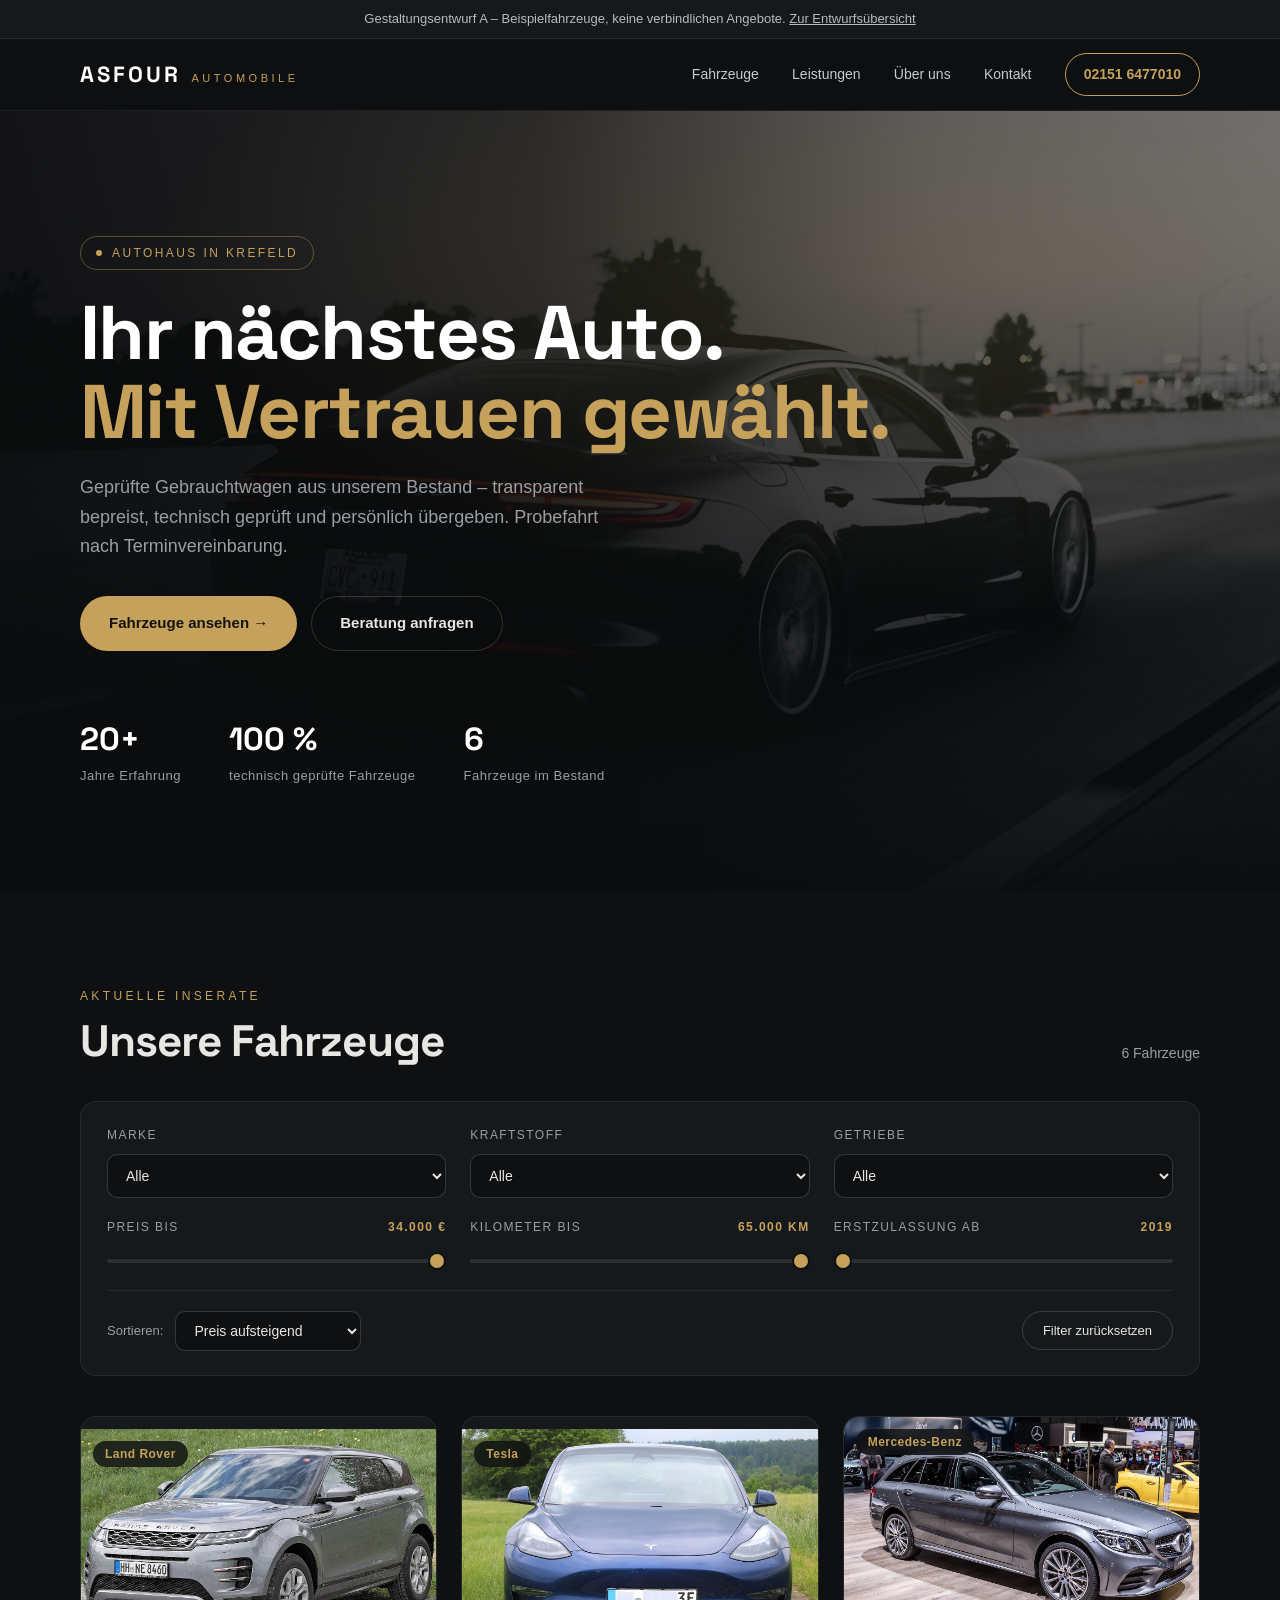
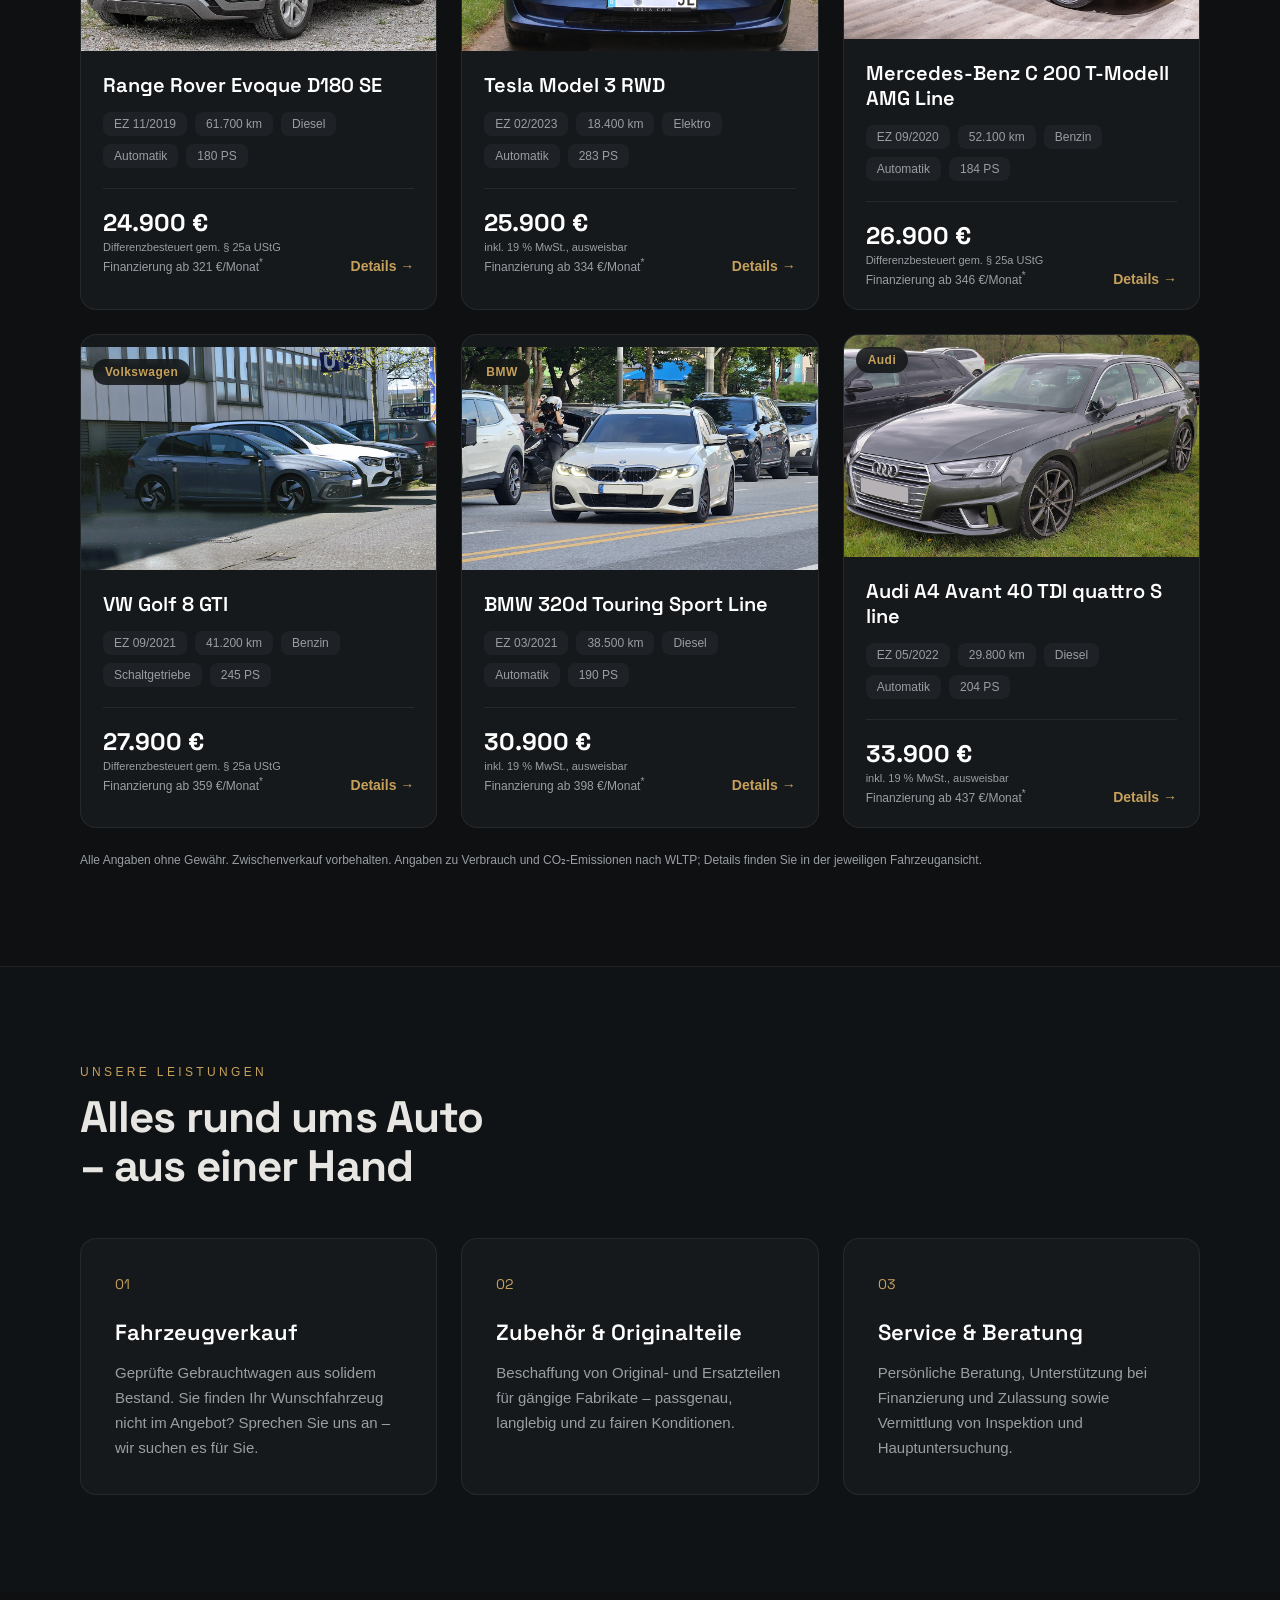
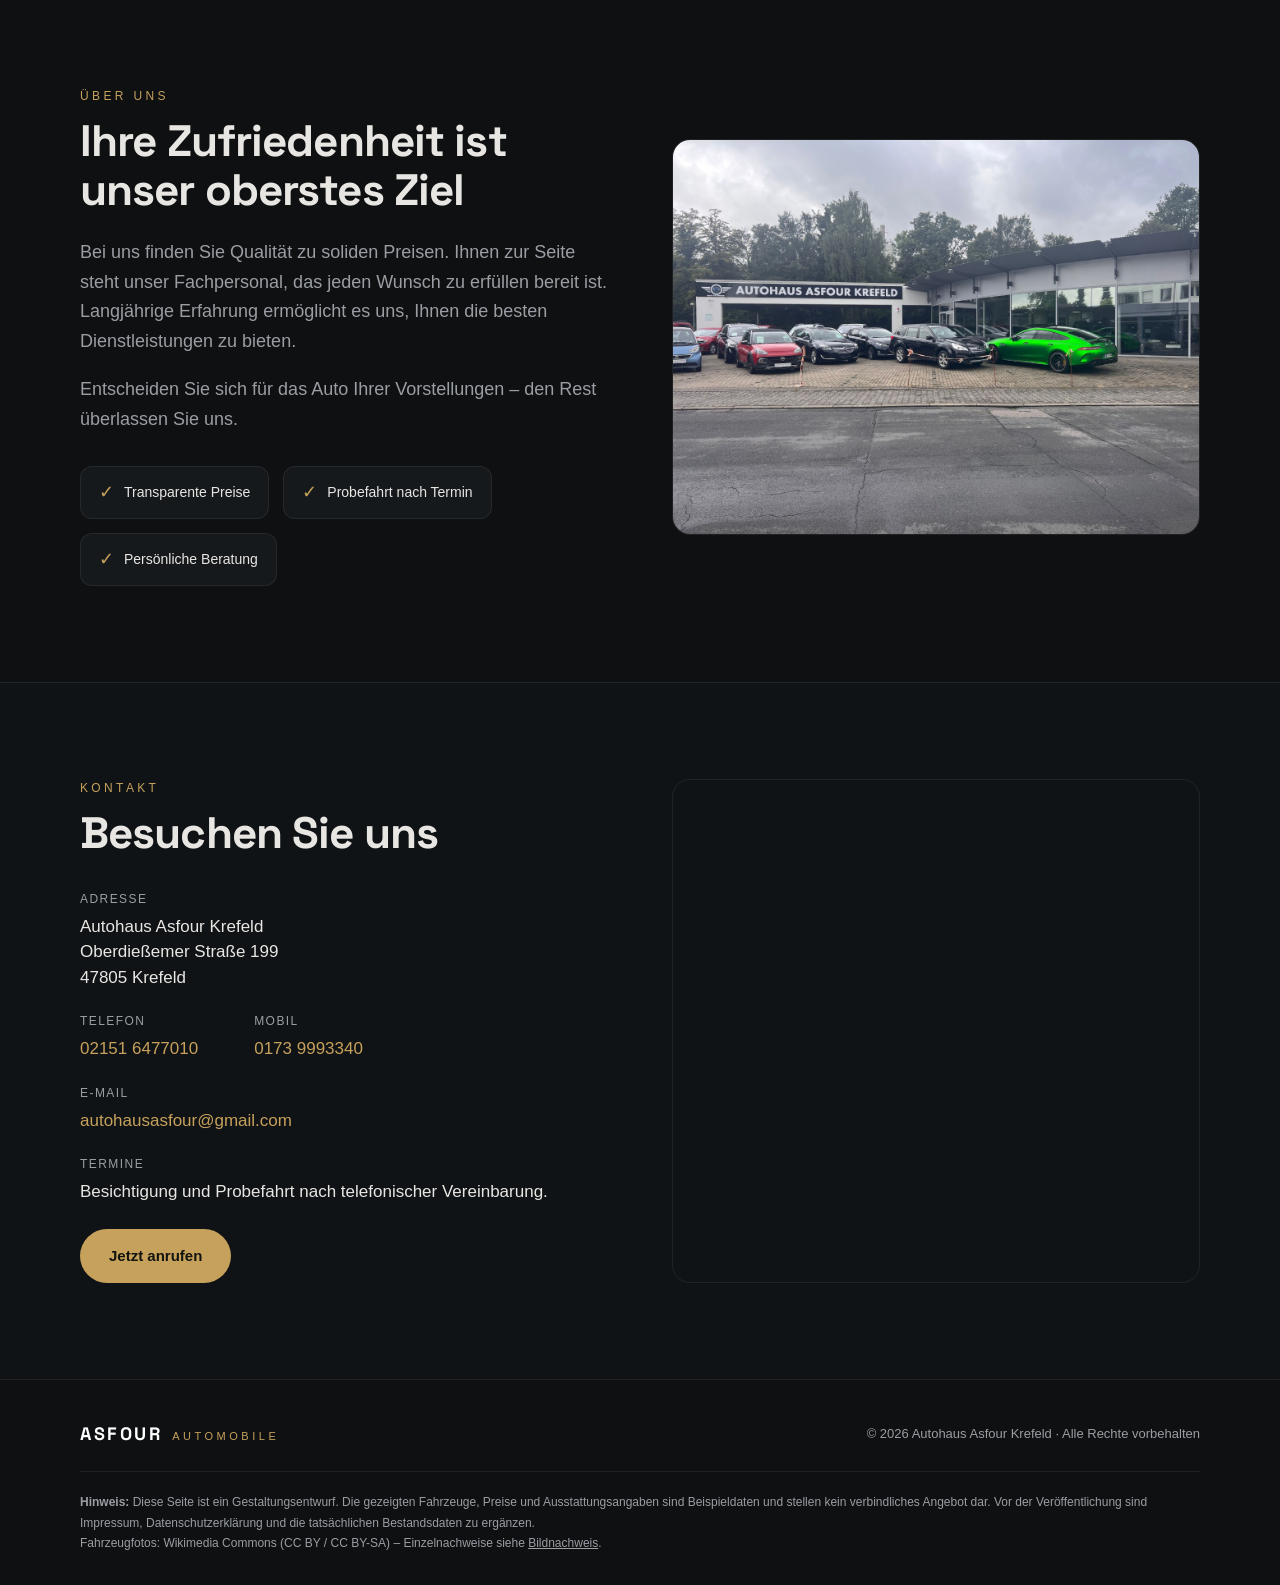
<file: premium.html>
<!DOCTYPE html>
<html lang="de">
<head>
<meta charset="utf-8">
<meta name="viewport" content="width=device-width, initial-scale=1">
<title>Autohaus Asfour Krefeld – Entwurf A (Premium)</title>
<meta name="description" content="Entwurf für den neuen Webauftritt des Autohauses Asfour in Krefeld: geprüfte Gebrauchtwagen, Zubehör und persönliche Beratung.">
<meta name="robots" content="noindex, nofollow">
<link rel="preconnect" href="https://fonts.googleapis.com">
<link rel="preconnect" href="https://fonts.gstatic.com" crossorigin>
<link href="https://fonts.googleapis.com/css2?family=Space+Grotesk:wght@400;500;600;700&display=swap" rel="stylesheet">
<link rel="stylesheet" href="assets/theme-premium.css">
<link rel="stylesheet" href="assets/base.css">
</head>
<body>

<p class="preview-note">Gestaltungsentwurf A – Beispielfahrzeuge, keine verbindlichen Angebote. <a href="index.html">Zur Entwurfsübersicht</a></p>

<header class="site-nav">
  <div class="wrap">
    <a class="wordmark" href="#top"><b>ASFOUR</b><span>Automobile</span></a>
    <button class="nav-toggle" type="button" aria-expanded="false" aria-label="Menü öffnen">☰</button>
    <nav class="nav-links">
      <a href="#fahrzeuge">Fahrzeuge</a>
      <a href="#leistungen">Leistungen</a>
      <a href="#ueber">Über uns</a>
      <a href="#kontakt">Kontakt</a>
      <a class="btn" href="tel:+4921516477010">02151 6477010</a>
    </nav>
  </div>
</header>

<section class="hero" id="top">
  <div class="wrap hero__inner">
    <p class="badge"><span class="dot"></span>Autohaus in Krefeld</p>
    <h1>Ihr nächstes Auto.<br><span style="color:var(--accent)">Mit Vertrauen gewählt.</span></h1>
    <p class="lead">Geprüfte Gebrauchtwagen aus unserem Bestand – transparent bepreist, technisch geprüft und persönlich übergeben. Probefahrt nach Terminvereinbarung.</p>
    <div class="hero__cta">
      <a class="btn btn--primary" href="#fahrzeuge">Fahrzeuge ansehen →</a>
      <a class="btn btn--ghost" href="#kontakt">Beratung anfragen</a>
    </div>
    <div class="stats">
      <div><b>20+</b><span>Jahre Erfahrung</span></div>
      <div><b>100 %</b><span>technisch geprüfte Fahrzeuge</span></div>
      <div><b id="total-cars">6</b><span>Fahrzeuge im Bestand</span></div>
    </div>
  </div>
</section>

<main>
<section class="section" id="fahrzeuge">
  <div class="wrap">
    <div style="display:flex;align-items:flex-end;justify-content:space-between;flex-wrap:wrap;gap:16px;margin-bottom:36px">
      <div>
        <p class="eyebrow">Aktuelle Inserate</p>
        <h2 class="h2">Unsere Fahrzeuge</h2>
      </div>
      <p class="lead" id="result-count" style="font-size:14px"></p>
    </div>

    <form class="filter" onsubmit="return false">
      <div>
        <label for="f-marke">Marke</label>
        <select id="f-marke"></select>
      </div>
      <div>
        <label for="f-kraftstoff">Kraftstoff</label>
        <select id="f-kraftstoff"></select>
      </div>
      <div>
        <label for="f-getriebe">Getriebe</label>
        <select id="f-getriebe"></select>
      </div>
      <div>
        <label for="f-preis">Preis bis <b id="l-preis"></b></label>
        <input type="range" id="f-preis">
      </div>
      <div>
        <label for="f-km">Kilometer bis <b id="l-km"></b></label>
        <input type="range" id="f-km">
      </div>
      <div>
        <label for="f-jahr">Erstzulassung ab <b id="l-jahr"></b></label>
        <input type="range" id="f-jahr">
      </div>
      <div class="filter__foot">
        <div>
          <span>Sortieren:</span>
          <label for="f-sort" class="sr-only" style="position:absolute;left:-9999px">Sortierung</label>
          <select id="f-sort"></select>
        </div>
        <button class="btn-reset" type="button" id="f-reset">Filter zurücksetzen</button>
      </div>
    </form>

    <div class="cars" id="cars"></div>

    <div class="empty" id="empty" hidden>
      <strong>Keine Fahrzeuge gefunden</strong>
      <p>Passen Sie Ihre Filter an oder <a href="#" data-reset>setzen Sie sie zurück</a>.</p>
    </div>

    <p class="disclosure">Alle Angaben ohne Gewähr. Zwischenverkauf vorbehalten. Angaben zu Verbrauch und CO₂-Emissionen nach WLTP; Details finden Sie in der jeweiligen Fahrzeugansicht.</p>
  </div>
</section>

<section class="section band" id="leistungen">
  <div class="wrap">
    <p class="eyebrow">Unsere Leistungen</p>
    <h2 class="h2" style="max-width:640px;margin-bottom:48px">Alles rund ums Auto – aus einer Hand</h2>
    <div class="grid-3">
      <div class="panel">
        <p class="num">01</p>
        <h3>Fahrzeugverkauf</h3>
        <p>Geprüfte Gebrauchtwagen aus solidem Bestand. Sie finden Ihr Wunschfahrzeug nicht im Angebot? Sprechen Sie uns an – wir suchen es für Sie.</p>
      </div>
      <div class="panel">
        <p class="num">02</p>
        <h3>Zubehör &amp; Originalteile</h3>
        <p>Beschaffung von Original- und Ersatzteilen für gängige Fabrikate – passgenau, langlebig und zu fairen Konditionen.</p>
      </div>
      <div class="panel">
        <p class="num">03</p>
        <h3>Service &amp; Beratung</h3>
        <p>Persönliche Beratung, Unterstützung bei Finanzierung und Zulassung sowie Vermittlung von Inspektion und Hauptuntersuchung.</p>
      </div>
    </div>
  </div>
</section>

<section class="section" id="ueber">
  <div class="wrap grid-2">
    <div>
      <p class="eyebrow">Über uns</p>
      <h2 class="h2" style="margin-bottom:24px">Ihre Zufriedenheit ist unser oberstes Ziel</h2>
      <p class="lead" style="margin-bottom:18px">Bei uns finden Sie Qualität zu soliden Preisen. Ihnen zur Seite steht unser Fachpersonal, das jeden Wunsch zu erfüllen bereit ist. Langjährige Erfahrung ermöglicht es uns, Ihnen die besten Dienstleistungen zu bieten.</p>
      <p class="lead">Entscheiden Sie sich für das Auto Ihrer Vorstellungen – den Rest überlassen Sie uns.</p>
      <div class="checks">
        <span class="check"><i>✓</i>Transparente Preise</span>
        <span class="check"><i>✓</i>Probefahrt nach Termin</span>
        <span class="check"><i>✓</i>Persönliche Beratung</span>
      </div>
    </div>
    <div class="media-frame">
      <img src="assets/autohaus-krefeld.jpg" alt="Ausstellungsfläche des Autohauses Asfour in Krefeld" loading="lazy">
    </div>
  </div>
</section>

<section class="section band" id="kontakt">
  <div class="wrap grid-2" style="align-items:stretch">
    <div>
      <p class="eyebrow">Kontakt</p>
      <h2 class="h2" style="margin-bottom:32px">Besuchen Sie uns</h2>
      <dl class="contact-list">
        <div>
          <dt>Adresse</dt>
          <dd>Autohaus Asfour Krefeld<br>Oberdießemer Straße 199<br>47805 Krefeld</dd>
        </div>
        <div class="contact-row">
          <div>
            <dt>Telefon</dt>
            <dd><a href="tel:+4921516477010">02151 6477010</a></dd>
          </div>
          <div>
            <dt>Mobil</dt>
            <dd><a href="tel:+491739993340">0173 9993340</a></dd>
          </div>
        </div>
        <div>
          <dt>E-Mail</dt>
          <dd><a href="mailto:autohausasfour@gmail.com">autohausasfour@gmail.com</a></dd>
        </div>
        <div>
          <dt>Termine</dt>
          <dd>Besichtigung und Probefahrt nach telefonischer Vereinbarung.</dd>
        </div>
      </dl>
      <a class="btn btn--primary" href="tel:+4921516477010" style="margin-top:24px">Jetzt anrufen</a>
    </div>
    <div class="map">
      <iframe title="Karte: Oberdießemer Straße 199, 47805 Krefeld" loading="lazy" src="https://www.openstreetmap.org/export/embed.html?bbox=6.575%2C51.322%2C6.605%2C51.338&amp;layer=mapnik&amp;marker=51.330%2C6.590"></iframe>
    </div>
  </div>
</section>
</main>

<footer class="site-footer">
  <div class="wrap">
    <div class="row">
      <span class="wordmark"><b style="font-size:18px">ASFOUR</b><span>Automobile</span></span>
      <span class="meta">© <span id="year">2026</span> Autohaus Asfour Krefeld · Alle Rechte vorbehalten</span>
    </div>
    <p class="legal">
      <strong>Hinweis:</strong> Diese Seite ist ein Gestaltungsentwurf. Die gezeigten Fahrzeuge, Preise und
      Ausstattungsangaben sind Beispieldaten und stellen kein verbindliches Angebot dar.
      Vor der Veröffentlichung sind Impressum, Datenschutzerklärung und die tatsächlichen Bestandsdaten zu ergänzen.<br>
      Fahrzeugfotos: Wikimedia Commons (CC BY / CC BY-SA) – Einzelnachweise siehe
      <a href="BILDNACHWEIS.md">Bildnachweis</a>.
    </p>
  </div>
</footer>

<dialog class="modal" id="car-dialog"></dialog>

<script src="assets/data.js"></script>
<script src="assets/app.js"></script>
</body>
</html>
</file>
<file: assets/theme-corporate.css>
/* Entwurf B – "Corporate": hell, Grün-Akzent (nah an der bisherigen CI) */

:root {
  --bg: #eef0ec;
  --surface: #ffffff;
  --surface-2: #f6f7f4;
  --footer-bg: #e7e9e4;
  --text: #1d2124;
  --heading: #181b1e;
  --muted: #5f6469;
  --line: #e2e5df;
  --line-strong: #d7dad3;
  --accent: #5f9c1c;
  --accent-strong: #74b32b;
  --accent-ink: #143000;
  --accent-line: rgba(140, 198, 63, .6);
  --accent-shadow: 0 6px 18px rgba(140, 198, 63, .35);
  --badge-bg: rgba(255, 255, 255, .65);
  --badge-line: rgba(111, 158, 30, .45);
  --ghost-bg: #ffffff;
  --input-bg: #f6f7f4;
  --chip: #f0f2ed;
  --chip-float: rgba(255, 255, 255, .92);
  --track: #d5d8d2;
  --thumb-ring: #ffffff;
  --shadow: 0 2px 10px rgba(0, 0, 0, .05);
  --shadow-hover: 0 14px 30px rgba(0, 0, 0, .12);
  --backdrop: rgba(20, 24, 20, .5);
  --map-filter: none;
  --nav-panel: #f5f6f3;
  --note-bg: #ffffff;
  --note-text: #5f6469;
}

.btn--primary { background: #8cc63f; color: var(--accent-ink); font-weight: 700; }

/* Kopfbereich: Signalstreifen, Servicezeile, Reiter-Navigation */

.topbar { position: sticky; top: 0; z-index: 40; }

.topbar__stripe {
  height: 7px; background: linear-gradient(90deg, #8cc63f, #74b32b);
  box-shadow: 0 1px 3px rgba(0, 0, 0, .18);
}

.topbar__service {
  background: linear-gradient(180deg, #ffffff 0%, #f0f1ed 60%, #e6e8e2 100%);
  border-bottom: 1px solid var(--line-strong);
  box-shadow: inset 0 1px 0 rgba(255, 255, 255, .8);
}
.topbar__service .wrap {
  display: flex; align-items: center; justify-content: space-between;
  flex-wrap: wrap; gap: 14px; padding-top: 11px; padding-bottom: 11px;
}
.topbar__phone { text-align: right; }
.topbar__phone small {
  display: block; font-size: 10px; letter-spacing: .16em;
  text-transform: uppercase; color: #7d8288; margin-bottom: 1px;
}
.topbar__phone a { font-family: 'Space Grotesk', sans-serif; font-size: 18px; font-weight: 700; color: var(--heading); }

.site-nav {
  background: linear-gradient(180deg, #f5f6f3, #e7e9e4);
  border-bottom: 3px solid #8cc63f;
  box-shadow: 0 4px 12px rgba(0, 0, 0, .08);
}
.site-nav .wrap { display: flex; align-items: center; justify-content: space-between; gap: 12px; position: relative; }
.site-nav .nav-links { gap: 3px; flex-wrap: wrap; }
.site-nav .nav-links a {
  padding: 12px 22px; color: #3a3f45; font-weight: 600;
  border-radius: 4px 4px 0 0;
}
.site-nav .nav-links a:hover { background: rgba(140, 198, 63, .16); color: var(--accent); }
.site-nav .nav-links a.is-active {
  background: linear-gradient(180deg, #9fd642, #78b52d); color: #183500; font-weight: 700;
}
.site-nav .nav-toggle { margin: 8px 0; }

.hero {
  background-image:
    radial-gradient(120% 80% at 82% 20%, rgba(140, 198, 63, .16), transparent 55%),
    linear-gradient(90deg, rgba(238, 240, 236, .96) 0%, rgba(238, 240, 236, .84) 40%, rgba(238, 240, 236, .28) 78%, rgba(238, 240, 236, .06) 100%),
    url('hero.jpg');
}

.band { background: var(--surface-2); border-top: 1px solid var(--line); }

@media (max-width: 720px) {
  .site-nav .nav-links a.is-active { background: rgba(140, 198, 63, .18); color: var(--accent-ink); border-radius: 0; }

  /* Kopfbereich auf eine Zeile eindampfen: Logo, Telefon, Menütaste.
     Die Reiter-Leiste bleibt nur als grüner Trennstrich stehen und dient
     als Anker für das aufklappende Menü. */
  .topbar__service .wrap {
    flex-wrap: nowrap; gap: 14px;
    padding-top: 7px; padding-bottom: 7px;
  }
  .topbar__service .wordmark { flex: 0 1 auto; min-width: 0; }
  .topbar__service .wordmark b { font-size: 19px; }
  .topbar__service .wordmark span { display: none; }
  .topbar__phone { margin-left: auto; }
  .topbar__phone small { display: none; }
  .topbar__phone a { font-size: 15px; }
  .site-nav .wrap { padding-top: 0; padding-bottom: 0; }
  .site-nav .nav-toggle { margin: 0; }

  /* Overlay nach unten hin öffnen, damit das Fahrzeug im Bild sichtbar wird.
     Der Text darüber braucht dafür etwas mehr Farbtiefe. */
  .hero {
    background-image:
      linear-gradient(180deg, rgba(238, 240, 236, .93) 0%, rgba(238, 240, 236, .84) 42%, rgba(238, 240, 236, .62) 76%, rgba(238, 240, 236, .45) 100%),
      url('hero.jpg');
    background-position: center 60%;
  }
  .hero .lead { color: #3b4045; }
  .hero .stats span { color: #43484d; }
}
</file>
<file: assets/base.css>
/* Gemeinsames Grundgerüst für beide Entwürfe.
   Farben kommen ausschließlich aus den Theme-Dateien (CSS-Variablen). */

*, *::before, *::after { box-sizing: border-box; margin: 0; padding: 0; }

html { scroll-behavior: smooth; -webkit-text-size-adjust: 100%; }

body {
  font-family: 'Helvetica Neue', Helvetica, Arial, sans-serif;
  background: var(--bg);
  color: var(--text);
  -webkit-font-smoothing: antialiased;
  line-height: 1.5;
}

img { max-width: 100%; display: block; }

a { color: var(--accent); text-decoration: none; }
a:hover { color: var(--accent-strong); }

:focus-visible { outline: 2px solid var(--accent); outline-offset: 3px; }

h1, h2, h3, .display { font-family: 'Space Grotesk', 'Helvetica Neue', Arial, sans-serif; }

.wrap { max-width: 1200px; margin: 0 auto; padding: 0 clamp(20px, 5vw, 40px); }
.section { padding: clamp(56px, 8vw, 96px) 0; }

.eyebrow {
  font-size: 12px; letter-spacing: 0.28em; text-transform: uppercase;
  color: var(--accent); margin-bottom: 12px;
}
.h2 {
  font-size: clamp(28px, 4.4vw, 44px); font-weight: 700;
  letter-spacing: -0.02em; line-height: 1.1; text-wrap: balance;
}
.lead { font-size: clamp(16px, 1.6vw, 18px); line-height: 1.65; color: var(--muted); text-wrap: pretty; }

.btn {
  display: inline-flex; align-items: center; justify-content: center; gap: 10px;
  padding: 15px 28px; border-radius: 999px; font-weight: 600; font-size: 15px;
  border: 1px solid transparent; cursor: pointer; font-family: inherit;
  transition: transform .18s ease, filter .18s ease;
}
.btn:hover { transform: translateY(-1px); }
.btn--primary { background: var(--accent); color: var(--accent-ink); box-shadow: var(--accent-shadow); }
.btn--primary:hover { color: var(--accent-ink); filter: brightness(1.05); }
.btn--ghost { background: var(--ghost-bg); border-color: var(--line-strong); color: var(--text); }
.btn--ghost:hover { color: var(--text); }

/* ---------- Navigation ---------- */

.nav-links { display: flex; align-items: center; gap: clamp(16px, 2.6vw, 34px); }
.nav-links a { font-size: 14px; }

.nav-toggle {
  display: none; width: 44px; height: 44px; border-radius: 10px;
  background: transparent; border: 1px solid var(--line-strong);
  color: var(--text); cursor: pointer; font-size: 20px; line-height: 1;
}

/* ---------- Hero ---------- */

.hero {
  position: relative; display: flex; align-items: center;
  min-height: min(88vh, 780px); overflow: hidden;
  background-size: cover; background-position: center;
}
.hero__inner { width: 100%; padding-top: 72px; padding-bottom: 72px; animation: fadeUp .8s ease both; }
.hero h1 {
  font-size: clamp(34px, 6.4vw, 76px); font-weight: 700; line-height: 1.03;
  letter-spacing: -0.02em; max-width: 820px; text-wrap: balance; color: var(--heading);
}
.hero p { margin-top: 22px; max-width: 560px; }
.hero__cta { display: flex; flex-wrap: wrap; gap: 14px; margin-top: 34px; }

.badge {
  display: inline-flex; align-items: center; gap: 10px; padding: 7px 15px;
  border: 1px solid var(--badge-line); background: var(--badge-bg);
  border-radius: 999px; margin-bottom: 24px;
  font-size: 12px; letter-spacing: 0.2em; text-transform: uppercase; color: var(--accent);
}
.badge span.dot { width: 6px; height: 6px; border-radius: 50%; background: var(--accent); }

.stats { display: flex; flex-wrap: wrap; gap: clamp(28px, 5vw, 48px); margin-top: clamp(36px, 6vw, 64px); }
.stats b { display: block; font-family: 'Space Grotesk', sans-serif; font-size: 32px; font-weight: 700; color: var(--heading); }
.stats span { font-size: 13px; color: var(--muted); letter-spacing: 0.04em; }

/* ---------- Filter ---------- */

.filter {
  display: grid; grid-template-columns: repeat(3, 1fr); gap: 20px 24px;
  background: var(--surface); border: 1px solid var(--line);
  border-radius: 16px; padding: 24px 26px; margin-bottom: 40px; box-shadow: var(--shadow);
}
.filter label {
  display: flex; justify-content: space-between; gap: 8px; font-size: 12px;
  text-transform: uppercase; letter-spacing: 0.12em; color: var(--muted); margin-bottom: 10px;
}
.filter label b { color: var(--accent); font-weight: 700; }
.filter select {
  width: 100%; padding: 12px 14px; background: var(--input-bg); color: var(--text);
  border: 1px solid var(--line-strong); border-radius: 10px; font-size: 14px; font-family: inherit;
}
.filter__foot {
  grid-column: 1 / -1; display: flex; align-items: center; justify-content: space-between;
  flex-wrap: wrap; gap: 14px; border-top: 1px solid var(--line); padding-top: 20px;
}
.filter__foot > div { display: flex; align-items: center; gap: 12px; flex-wrap: wrap; }
.filter__foot span { font-size: 13px; color: var(--muted); }
.filter__foot select { width: auto; padding: 10px 14px; }
.btn-reset {
  padding: 11px 20px; background: var(--ghost-bg); color: var(--text);
  border: 1px solid var(--line-strong); border-radius: 999px;
  font-size: 13px; cursor: pointer; font-family: inherit;
}

input[type=range] {
  -webkit-appearance: none; appearance: none; width: 100%;
  height: 4px; border-radius: 4px; background: var(--track); outline: none;
}
input[type=range]::-webkit-slider-thumb {
  -webkit-appearance: none; width: 18px; height: 18px; border-radius: 50%;
  background: var(--accent); cursor: pointer; border: 2px solid var(--thumb-ring);
}
input[type=range]::-moz-range-thumb {
  width: 16px; height: 16px; border-radius: 50%;
  background: var(--accent); cursor: pointer; border: 2px solid var(--thumb-ring);
}

/* ---------- Fahrzeugkarten ---------- */

.cars { display: grid; gap: 24px; grid-template-columns: repeat(auto-fill, minmax(300px, 1fr)); }

.card {
  background: var(--surface); border: 1px solid var(--line); border-radius: 16px;
  overflow: hidden; cursor: pointer; text-align: left; width: 100%;
  font-family: inherit; color: inherit; padding: 0;
  box-shadow: var(--shadow);
  transition: transform .25s ease, border-color .25s ease, box-shadow .25s ease;
  animation: fadeUp .5s ease both;
}
.card:hover { transform: translateY(-6px); border-color: var(--accent-line); box-shadow: var(--shadow-hover); }
.card__media { position: relative; aspect-ratio: 16 / 10; background: var(--bg); overflow: hidden; }
.card__media img { width: 100%; height: 100%; object-fit: cover; }
.card__brand {
  position: absolute; top: 12px; left: 12px; padding: 6px 12px;
  background: var(--chip-float); backdrop-filter: blur(6px); border-radius: 999px;
  font-size: 12px; color: var(--accent); font-weight: 600; letter-spacing: 0.04em;
}
.card__body { padding: 22px; }
.card__body h3 { font-size: 20px; font-weight: 600; line-height: 1.25; color: var(--heading); }
.tags { display: flex; flex-wrap: wrap; gap: 8px; margin-top: 14px; }
.tag { padding: 5px 11px; background: var(--chip); border-radius: 8px; font-size: 12px; color: var(--muted); }
.card__foot {
  display: flex; align-items: flex-end; justify-content: space-between; gap: 12px;
  margin-top: 20px; padding-top: 18px; border-top: 1px solid var(--line);
}
.price { font-family: 'Space Grotesk', sans-serif; font-size: 24px; font-weight: 700; color: var(--heading); }
.price-note { font-size: 11px; color: var(--muted); margin-top: 3px; }
.rate { font-size: 12px; color: var(--muted); margin-top: 4px; }
.details { color: var(--accent); font-size: 14px; font-weight: 600; white-space: nowrap; }

.empty { text-align: center; padding: 70px 20px; color: var(--muted); }
.empty strong { display: block; font-family: 'Space Grotesk', sans-serif; font-size: 20px; font-weight: 600; color: var(--heading); margin-bottom: 8px; }

/* ---------- Leistungen / Über uns / Kontakt ---------- */

.grid-3 { display: grid; grid-template-columns: repeat(auto-fit, minmax(280px, 1fr)); gap: 24px; }
.grid-2 { display: grid; grid-template-columns: repeat(auto-fit, minmax(320px, 1fr)); gap: clamp(32px, 5vw, 64px); align-items: center; }

.panel { background: var(--surface); border: 1px solid var(--line); border-radius: 16px; padding: 34px; box-shadow: var(--shadow); }
.panel .num { font-family: 'Space Grotesk', sans-serif; font-size: 14px; color: var(--accent); margin-bottom: 20px; }
.panel h3 { font-size: 22px; font-weight: 600; margin-bottom: 12px; color: var(--heading); }
.panel p { font-size: 15px; line-height: 1.65; color: var(--muted); text-wrap: pretty; }

.checks { display: flex; flex-wrap: wrap; gap: 14px; margin-top: 32px; }
.check {
  display: flex; align-items: center; gap: 10px; padding: 12px 18px;
  background: var(--surface); border: 1px solid var(--line); border-radius: 12px; font-size: 14px;
}
.check i { color: var(--accent); font-style: normal; font-size: 18px; }

.media-frame { aspect-ratio: 4 / 3; border-radius: 18px; overflow: hidden; border: 1px solid var(--line); box-shadow: var(--shadow); }
.media-frame img { width: 100%; height: 100%; object-fit: cover; }

.contact-list { display: flex; flex-direction: column; gap: 22px; }
.contact-list dt { font-size: 12px; text-transform: uppercase; letter-spacing: 0.12em; color: var(--muted); margin-bottom: 6px; }
.contact-list dd { font-size: 17px; line-height: 1.5; color: var(--text); }
.contact-row { display: flex; gap: clamp(28px, 6vw, 56px); flex-wrap: wrap; }
.map { border-radius: 18px; overflow: hidden; border: 1px solid var(--line); min-height: 340px; box-shadow: var(--shadow); }
.map iframe { width: 100%; height: 100%; min-height: 340px; border: 0; display: block; filter: var(--map-filter); }

.hours { display: grid; grid-template-columns: auto 1fr; gap: 4px 24px; font-size: 15px; color: var(--text); }
.hours span:nth-child(even) { color: var(--muted); }

/* ---------- Footer ---------- */

.site-footer { border-top: 1px solid var(--line); padding: 40px 0 32px; background: var(--footer-bg); }
.site-footer .row { display: flex; align-items: center; justify-content: space-between; flex-wrap: wrap; gap: 16px; }
.site-footer .meta { font-size: 13px; color: var(--muted); }
.legal { margin-top: 24px; padding-top: 20px; border-top: 1px solid var(--line); font-size: 12px; line-height: 1.7; color: var(--muted); }
.legal a { color: var(--muted); text-decoration: underline; }

.wordmark { display: flex; align-items: baseline; gap: 10px; color: var(--heading); }
.wordmark b { font-family: 'Space Grotesk', sans-serif; font-weight: 700; font-size: 22px; letter-spacing: 0.14em; }
.wordmark span { font-size: 11px; letter-spacing: 0.32em; text-transform: uppercase; color: var(--accent); }

/* ---------- Detail-Dialog ---------- */

dialog.modal {
  /* margin:auto zentriert den Dialog – der Reset oben würde es sonst wegnehmen. */
  margin: auto;
  width: min(940px, calc(100% - 32px)); max-height: 90vh; padding: 0; border: 1px solid var(--line);
  border-radius: 20px; background: var(--surface); color: var(--text); overflow: auto;
  box-shadow: 0 30px 80px rgba(0, 0, 0, .35);
}
dialog.modal::backdrop { background: var(--backdrop); backdrop-filter: blur(6px); }
/* Hintergrund nicht mitscrollen lassen, solange die Detailansicht offen ist. */
body:has(dialog.modal[open]) { overflow: hidden; }
.modal__media { position: relative; aspect-ratio: 16 / 9; overflow: hidden; }
.modal__media img { width: 100%; height: 100%; object-fit: cover; }
.modal__close {
  position: absolute; top: 16px; right: 16px; width: 40px; height: 40px; border-radius: 50%;
  background: var(--chip-float); color: var(--text); border: 1px solid var(--line-strong);
  font-size: 22px; line-height: 1; cursor: pointer;
}
.modal__body { padding: clamp(22px, 4vw, 32px); }
.modal__head { display: flex; align-items: flex-start; justify-content: space-between; flex-wrap: wrap; gap: 16px; margin-bottom: 26px; }
.modal__head h3 { font-size: clamp(22px, 3.2vw, 30px); font-weight: 700; letter-spacing: -0.01em; color: var(--heading); }
.modal__price { text-align: right; }
.modal__price .price { font-size: clamp(24px, 3.2vw, 30px); color: var(--accent); }
.specs { display: grid; grid-template-columns: repeat(auto-fit, minmax(150px, 1fr)); gap: 14px; margin-bottom: 26px; }
.spec { background: var(--surface-2); border: 1px solid var(--line); border-radius: 12px; padding: 16px; }
.spec dt { font-size: 12px; color: var(--muted); margin-bottom: 5px; }
.spec dd { font-size: 16px; font-weight: 600; color: var(--heading); }
.features { display: flex; flex-wrap: wrap; gap: 8px; margin-bottom: 26px; }
.modal__desc { font-size: 15px; line-height: 1.7; color: var(--muted); margin-bottom: 24px; text-wrap: pretty; }
.modal__actions { display: flex; flex-wrap: wrap; gap: 12px; }
.disclosure { margin-top: 22px; font-size: 12px; line-height: 1.7; color: var(--muted); }

/* ---------- Hinweisbanner (Entwurf) ---------- */

.preview-note {
  background: var(--note-bg); color: var(--note-text); border-bottom: 1px solid var(--line);
  font-size: 13px; text-align: center; padding: 9px 20px;
}
.preview-note a { color: inherit; text-decoration: underline; }

@keyframes fadeUp { from { opacity: 0; transform: translateY(14px); } to { opacity: 1; transform: translateY(0); } }

@media (prefers-reduced-motion: reduce) {
  html { scroll-behavior: auto; }
  *, *::before, *::after { animation-duration: .01ms !important; transition-duration: .01ms !important; }
}

/* ---------- Responsive ---------- */

@media (max-width: 900px) {
  .filter { grid-template-columns: repeat(2, 1fr); }
}

@media (max-width: 720px) {
  .filter { grid-template-columns: 1fr; padding: 20px; }

  /* Hero kompakt halten, damit der Fahrzeugbereich noch anschneidet. */
  .hero { min-height: 0; }
  .hero__inner { padding-top: 36px; padding-bottom: 40px; }
  .hero h1 { font-size: clamp(27px, 7.6vw, 34px); }
  .hero p { margin-top: 16px; }
  .badge { margin-bottom: 18px; }
  .hero__cta { margin-top: 24px; gap: 10px; }
  .hero__cta .btn { flex: 1 1 auto; padding: 13px 20px; font-size: 14px; }
  .stats { display: grid; grid-template-columns: repeat(3, 1fr); margin-top: 28px; gap: 14px; }
  .stats b { font-size: 22px; }
  .stats span { font-size: 12px; }

  .nav-toggle { display: block; width: 42px; height: 38px; font-size: 18px; }
  .nav-links {
    display: none; position: absolute; top: 100%; left: 0; right: 0;
    flex-direction: column; align-items: stretch; gap: 0;
    background: var(--nav-panel); border-bottom: 1px solid var(--line);
    padding: 8px 20px 16px;
  }
  .nav-links.is-open { display: flex; }
  .nav-links a { padding: 13px 0; border-bottom: 1px solid var(--line); }
  .nav-links a:last-child { border-bottom: 0; }
  .nav-links .btn { margin-top: 12px; }
  .modal__head { flex-direction: column; }
  .modal__price { text-align: left; }
  /* zweispaltig statt untereinander – hält die Detailansicht kurz */
  .specs { grid-template-columns: repeat(auto-fit, minmax(118px, 1fr)); gap: 10px; }
  .spec { padding: 12px 14px; }
  .spec dd { font-size: 15px; }
}
</file>
<file: assets/theme-premium.css>
/* Entwurf A – "Premium": dunkel, Gold-Akzent */

:root {
  --bg: #0e1012;
  --surface: #16191c;
  --surface-2: #0e1012;
  --footer-bg: #0e1012;
  --text: #e8e6e2;
  --heading: #ffffff;
  --muted: #9a9ea3;
  --line: rgba(255, 255, 255, .07);
  --line-strong: rgba(255, 255, 255, .16);
  --accent: #c6a15b;
  --accent-strong: #dcbd82;
  --accent-ink: #12130f;
  --accent-line: rgba(198, 161, 91, .5);
  --accent-shadow: none;
  --badge-bg: transparent;
  --badge-line: rgba(198, 161, 91, .4);
  --ghost-bg: transparent;
  --input-bg: #0e1012;
  --chip: #1e2226;
  --chip-float: rgba(14, 16, 18, .82);
  --track: #2a2f34;
  --thumb-ring: #0e1012;
  --shadow: none;
  --shadow-hover: 0 18px 40px rgba(0, 0, 0, .5);
  --backdrop: rgba(6, 7, 8, .78);
  --map-filter: grayscale(.4) invert(.92) hue-rotate(180deg);
  --nav-panel: #101316;
  --note-bg: #16191c;
  --note-text: #b7bbc0;
}

.site-nav {
  position: sticky; top: 0; z-index: 40;
  background: rgba(14, 16, 18, .86);
  backdrop-filter: blur(14px);
  border-bottom: 1px solid var(--line);
}
.site-nav .wrap {
  display: flex; align-items: center; justify-content: space-between;
  gap: 20px; padding-top: 14px; padding-bottom: 14px; position: relative;
}
.site-nav .nav-links a { color: #c7cace; }
.site-nav .nav-links a:hover { color: var(--accent); }
.site-nav .nav-links .btn {
  padding: 10px 18px; border: 1px solid var(--accent);
  color: var(--accent); background: transparent; font-size: 14px;
}

.hero {
  background-image:
    radial-gradient(120% 80% at 78% 20%, rgba(198, 161, 91, .18), transparent 55%),
    linear-gradient(90deg, rgba(10, 11, 12, .92) 0%, rgba(10, 11, 12, .78) 42%, rgba(10, 11, 12, .35) 72%, rgba(10, 11, 12, .15) 100%),
    linear-gradient(180deg, rgba(10, 11, 12, .5) 0%, rgba(10, 11, 12, .6) 45%, rgba(10, 11, 12, .95) 100%),
    url('hero.jpg');
}

.band { background: #101316; border-top: 1px solid var(--line); }

@media (max-width: 720px) {
  .site-nav .wrap { padding-top: 9px; padding-bottom: 9px; }
  .wordmark b { font-size: 19px; }

  /* Der seitliche Verlauf verdeckt auf schmalen Displays das ganze Motiv –
     hier stattdessen von oben nach unten aufhellen. */
  .hero {
    background-image:
      linear-gradient(180deg, rgba(10, 11, 12, .9) 0%, rgba(10, 11, 12, .78) 45%, rgba(10, 11, 12, .5) 78%, rgba(10, 11, 12, .35) 100%),
      url('hero.jpg');
    background-position: center 62%;
  }
  /* Der transparente Button steht jetzt über dem Motiv und braucht Grund. */
  .hero .btn--ghost {
    background: rgba(14, 16, 18, .58);
    backdrop-filter: blur(4px);
    border-color: rgba(255, 255, 255, .32);
  }
}
</file>
